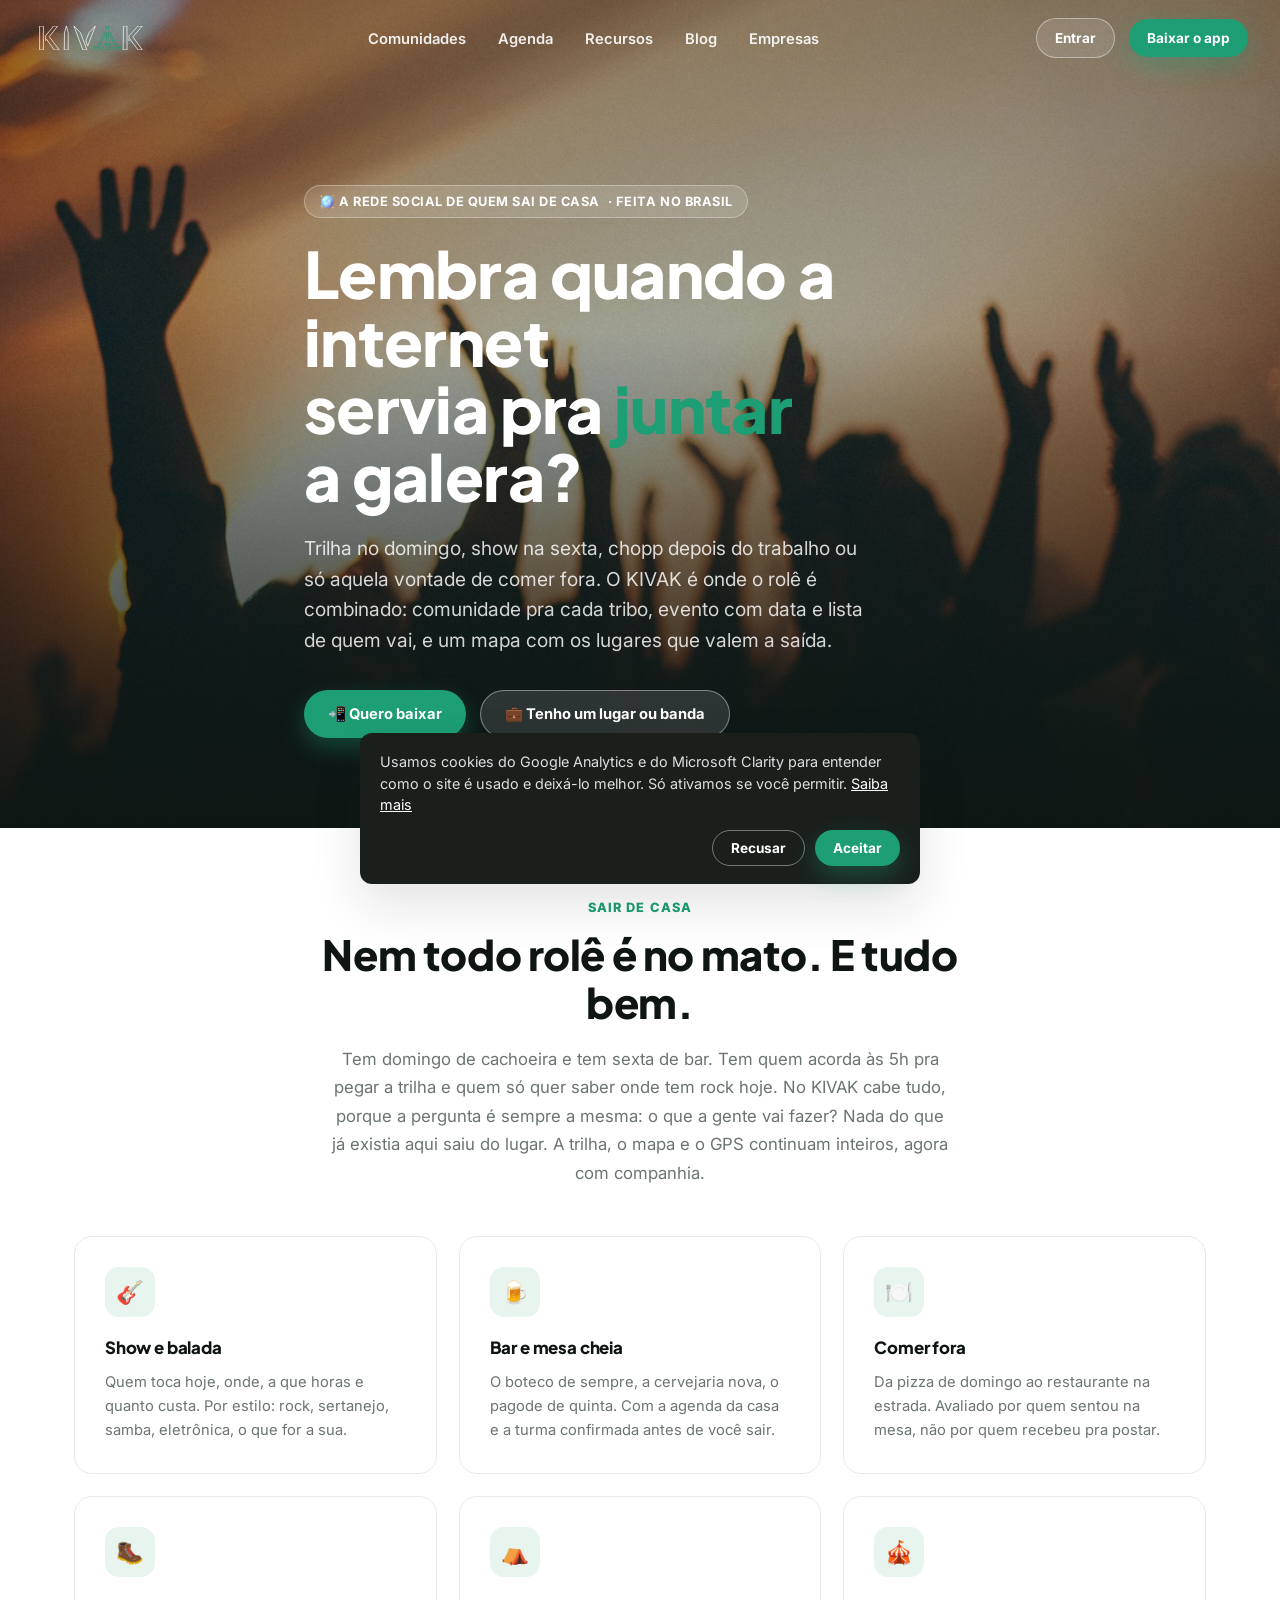
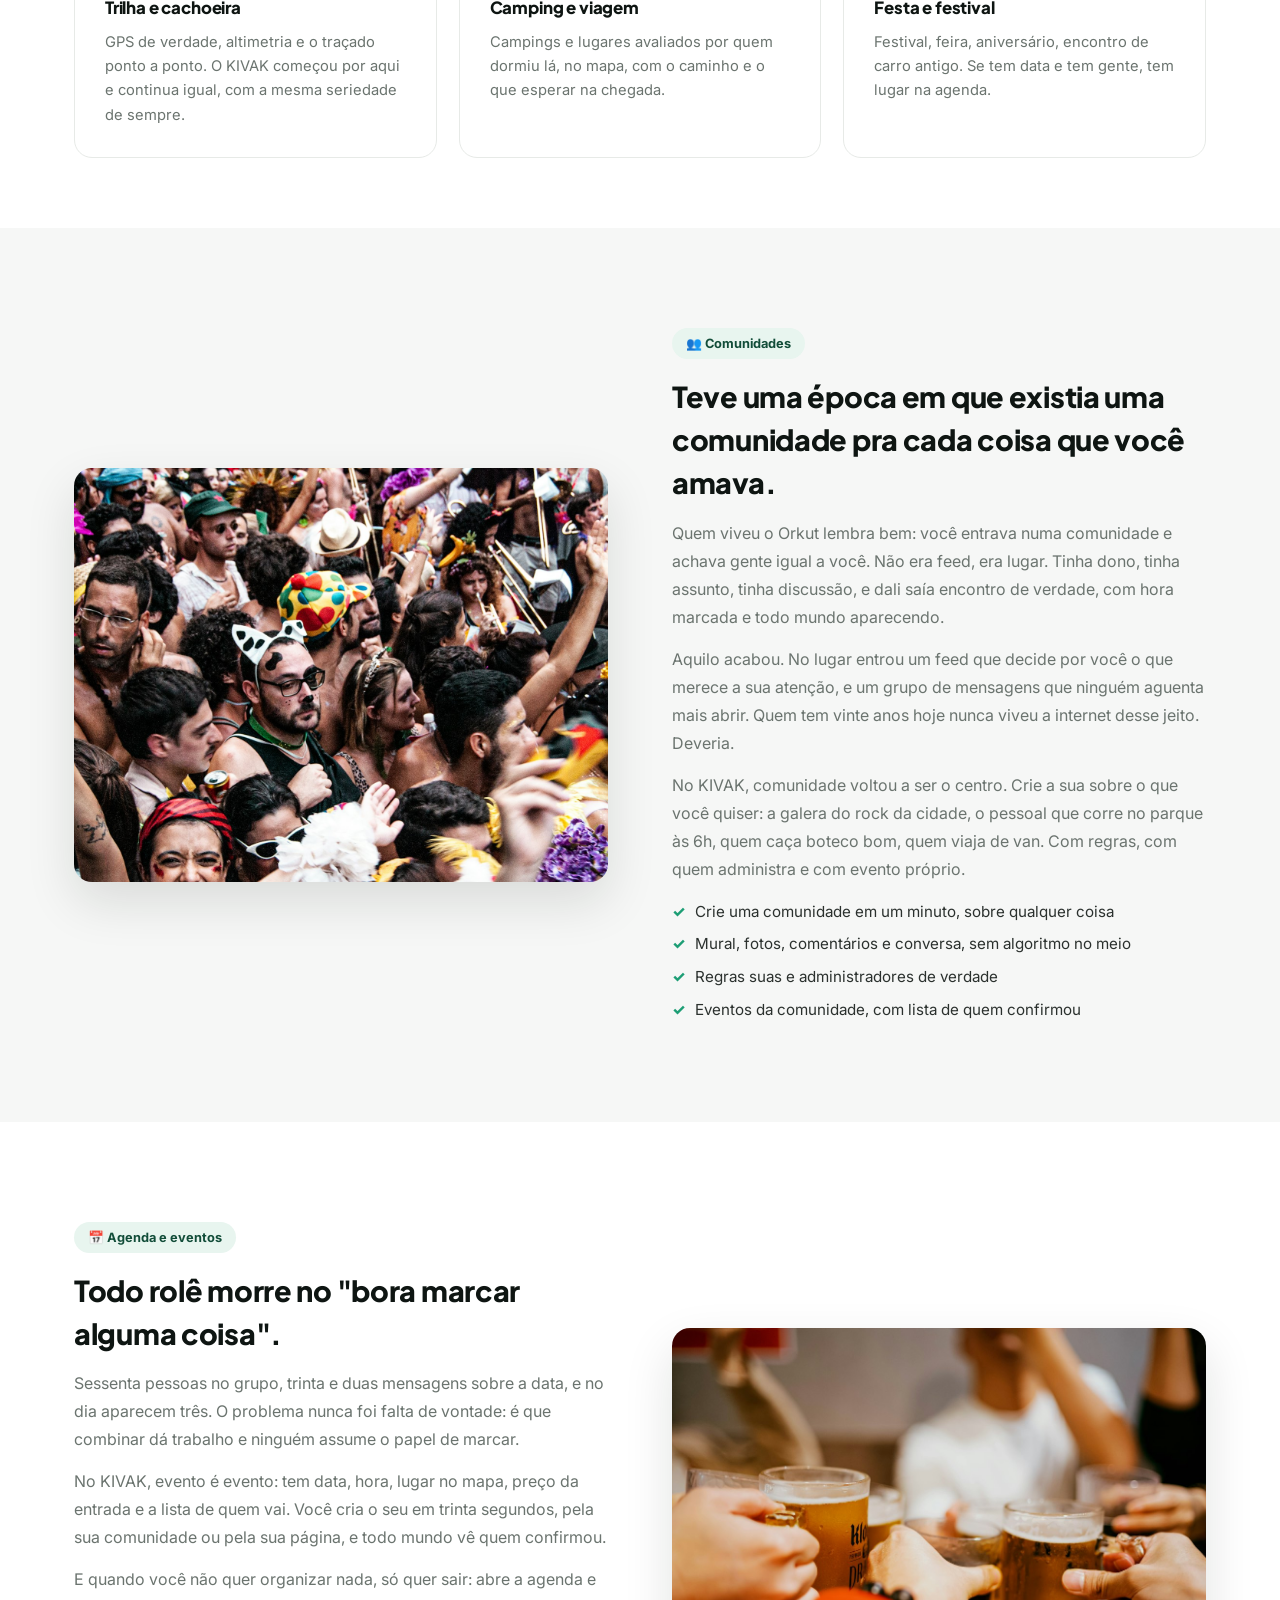
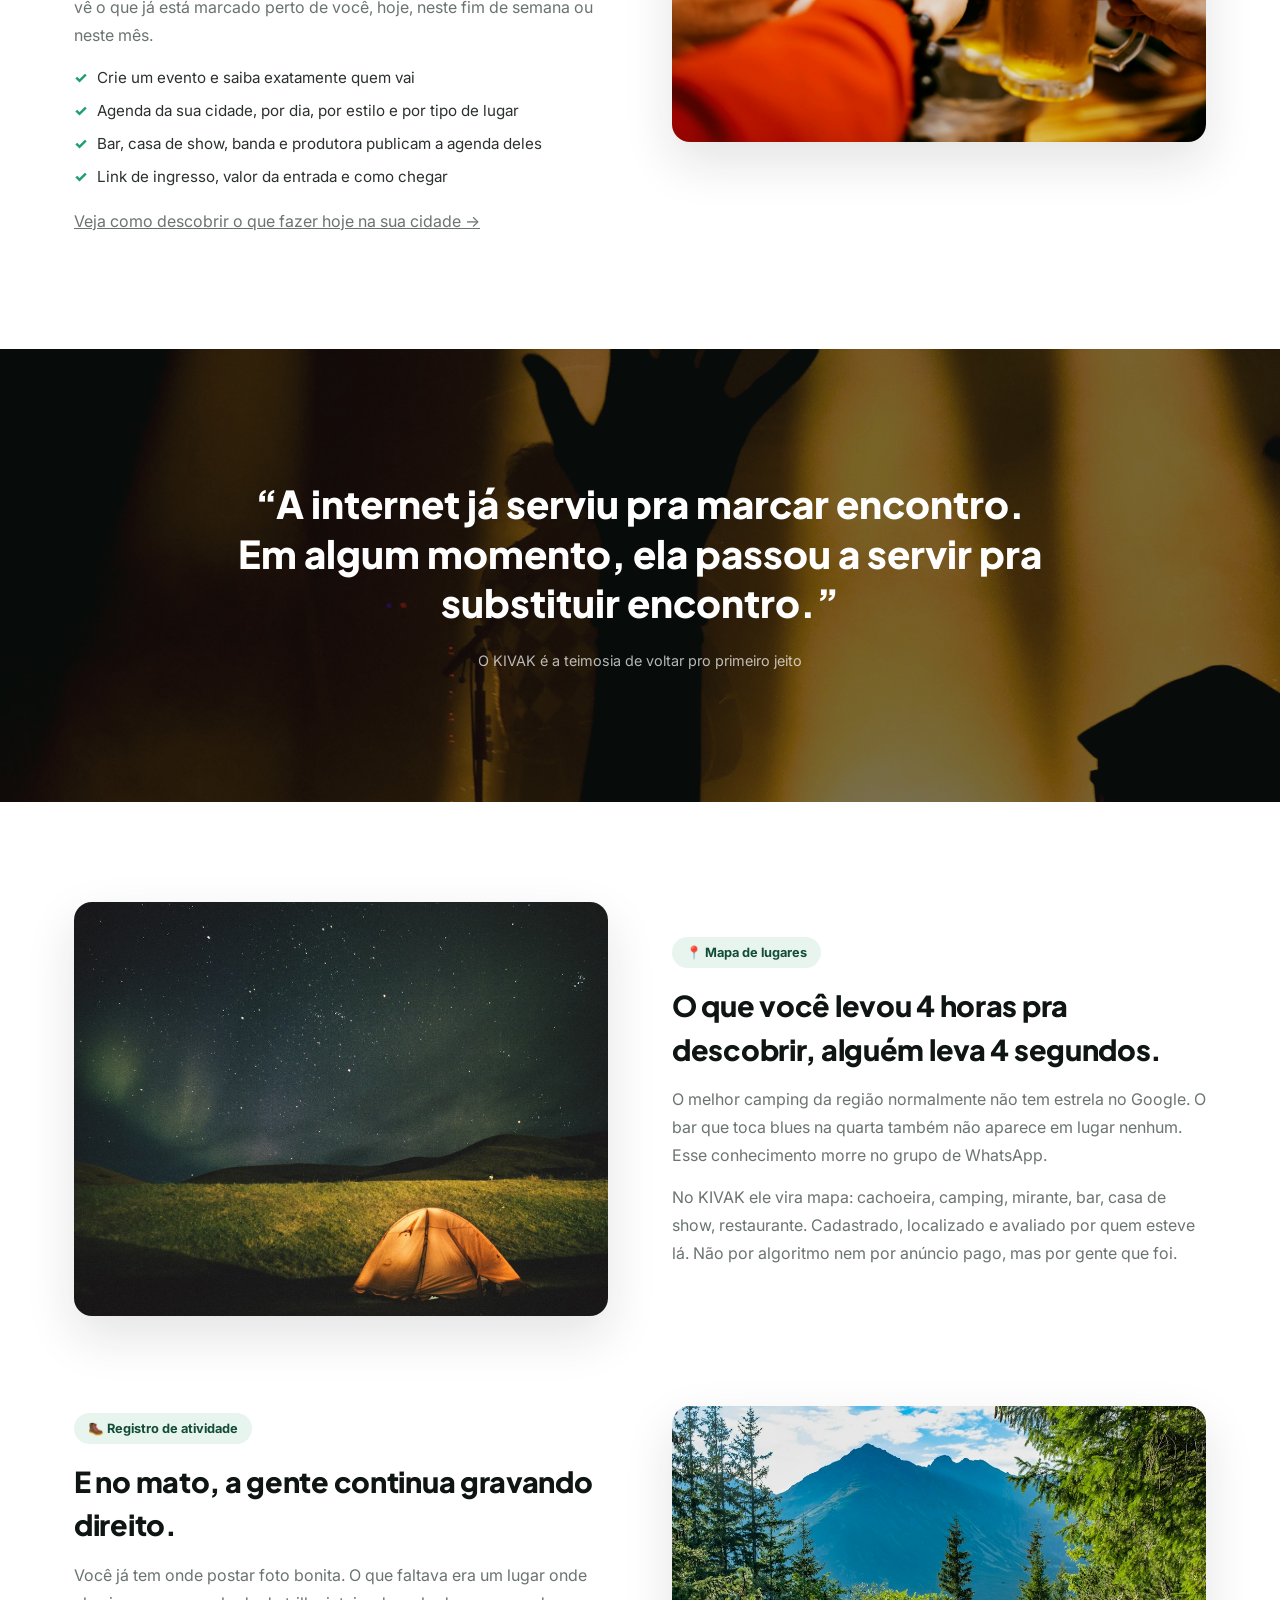
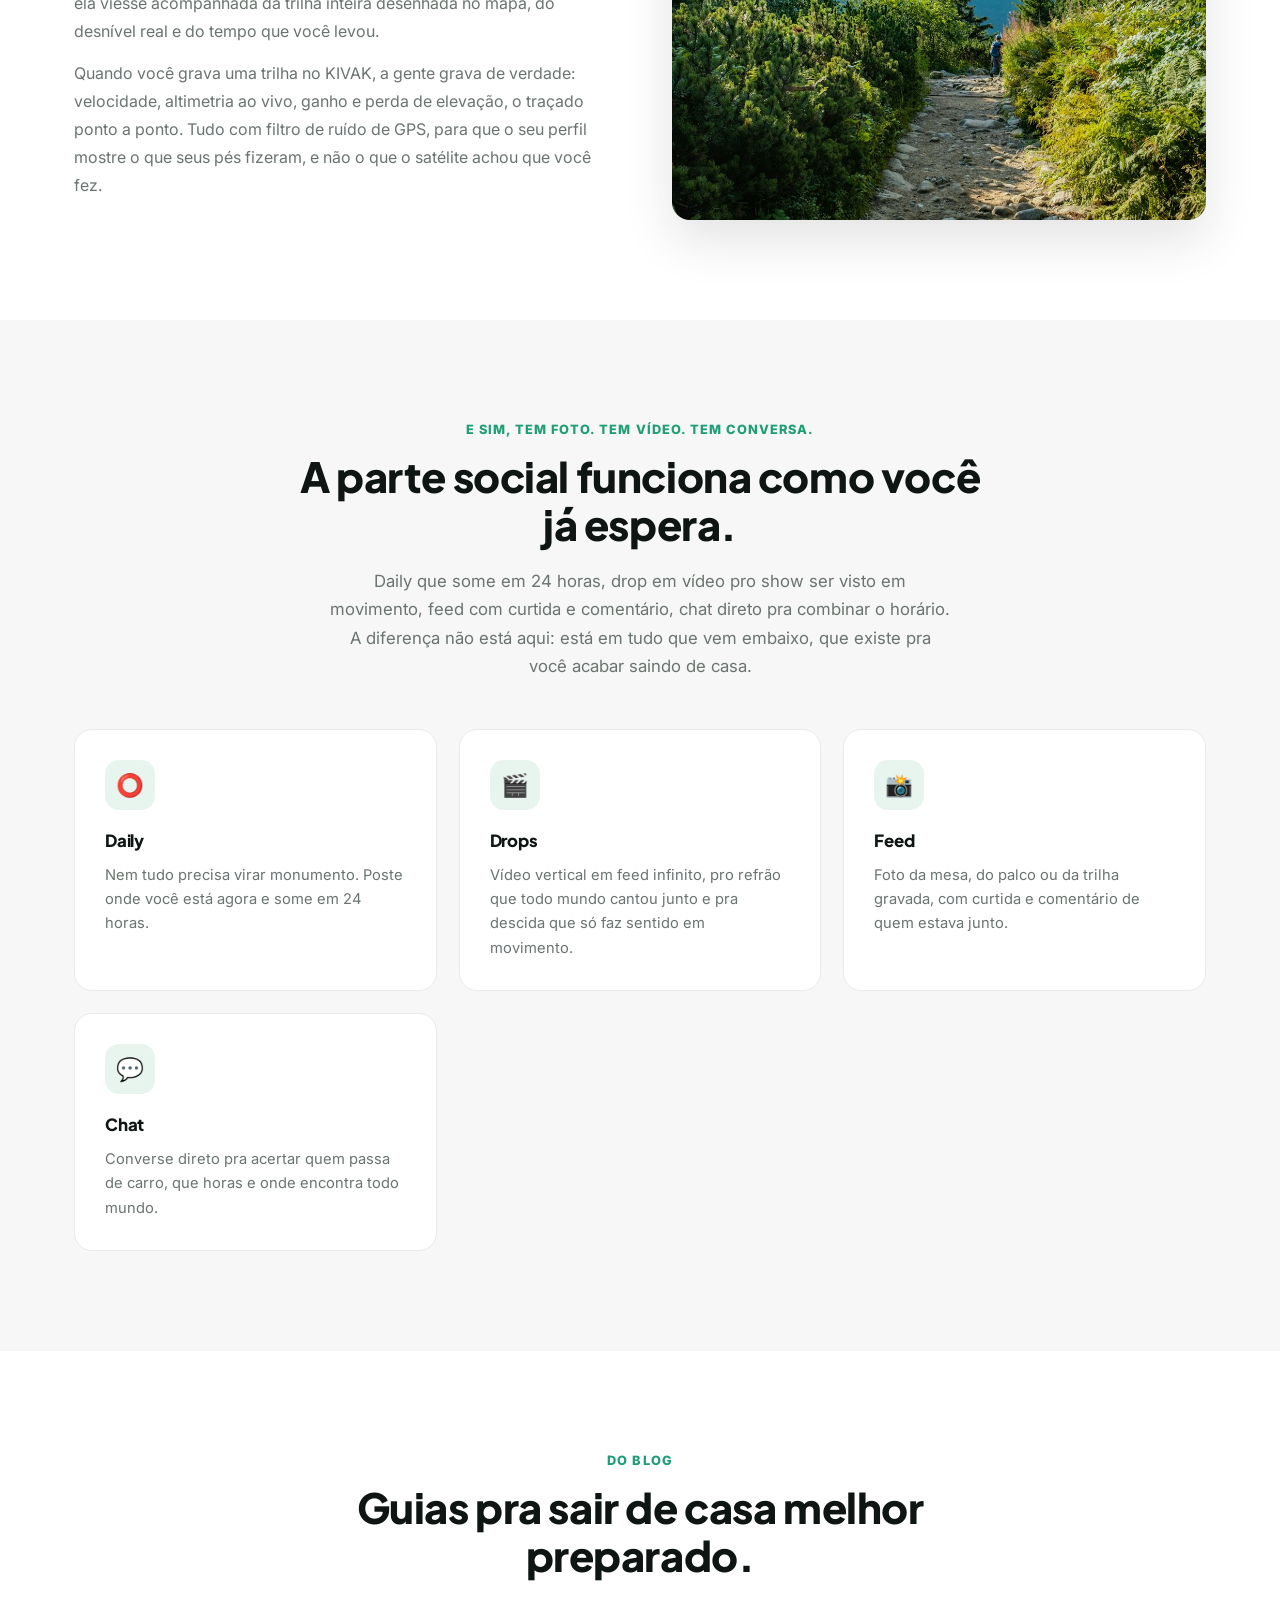
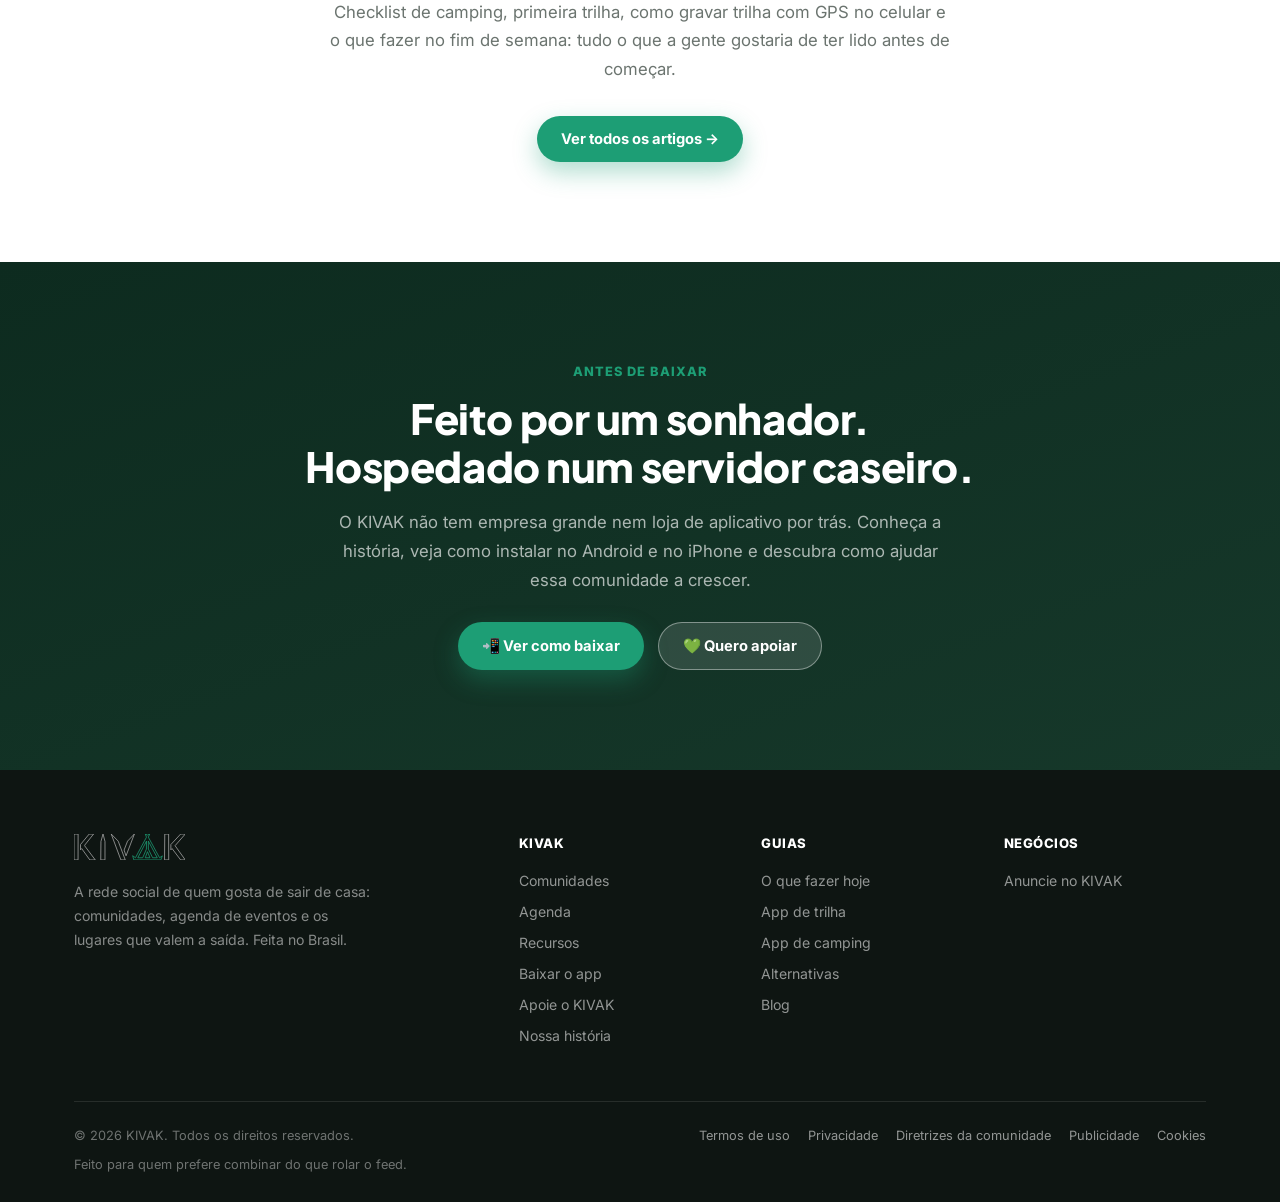
<file: index.html>
<!DOCTYPE html>
<html lang="pt-BR">
<head>
  <meta charset="UTF-8" />
  <meta name="viewport" content="width=device-width, initial-scale=1.0" />
  <title>KIVAK | A rede social de quem gosta de sair de casa</title>
  <meta name="description" content="KIVAK é a rede social de quem gosta de sair de casa: trilha, cachoeira, show, balada, bar e mesa de restaurante. Com comunidades e eventos de verdade, do jeito que a internet fazia quando servia pra juntar gente." />
  <link rel="canonical" href="https://kivak.app/" />
  <meta property="og:type" content="website" />
  <meta property="og:site_name" content="KIVAK" />
  <meta property="og:locale" content="pt_BR" />
  <meta property="og:url" content="https://kivak.app/" />
  <meta property="og:title" content="KIVAK | A rede social de quem gosta de sair de casa" />
  <meta property="og:description" content="KIVAK é a rede social de quem gosta de sair de casa: trilha, cachoeira, show, balada, bar e mesa de restaurante. Com comunidades e eventos de verdade, do jeito que a internet fazia quando servia pra juntar gente." />
  <meta property="og:image" content="https://kivak.app/assets/images/hero-noite.jpg" />
  <meta name="twitter:card" content="summary_large_image" />
  <link rel="alternate" type="application/rss+xml" title="Blog KIVAK" href="https://kivak.app/blog/feed.xml" />
  <link rel="icon" href="assets/images/favicon.png" />
  <script type="application/ld+json">{"@context": "https://schema.org", "@type": "Organization", "@id": "https://kivak.app/#org", "name": "KIVAK", "url": "https://kivak.app/", "logo": "https://kivak.app/assets/images/favicon.png", "email": "kivak.app@gmail.com"}</script>
  <script type="application/ld+json">{"@context": "https://schema.org", "@type": "WebSite", "@id": "https://kivak.app/#site", "name": "KIVAK", "url": "https://kivak.app/", "inLanguage": "pt-BR", "publisher": {"@id": "https://kivak.app/#org"}}</script>
  <script type="application/ld+json">{"@context": "https://schema.org", "@type": "MobileApplication", "name": "KIVAK", "operatingSystem": "Android", "applicationCategory": "SocialNetworkingApplication", "url": "https://kivak.app/", "inLanguage": "pt-BR", "description": "Rede social de quem sai de casa: comunidades por afinidade, agenda de eventos (shows, festas, encontros), mapa de lugares e gravação de trilhas com GPS.", "offers": {"@type": "Offer", "price": "0", "priceCurrency": "BRL"}, "publisher": {"@id": "https://kivak.app/#org"}}</script>
  <link rel="preconnect" href="https://fonts.googleapis.com">
  <link rel="preconnect" href="https://fonts.gstatic.com" crossorigin>
  <link href="https://fonts.googleapis.com/css2?family=Inter:wght@400;500;600;700&family=Plus+Jakarta+Sans:wght@700;800&display=swap" rel="stylesheet">
  <link rel="stylesheet" href="assets/css/site.css?v=__CSSVER__" />
</head>
<body>

<nav class="site-nav">
  <a class="nav-logo" href="#hero">
    <svg viewBox="0 0 728 170" width="118" height="24" xmlns="http://www.w3.org/2000/svg" style="fill-rule:evenodd;clip-rule:evenodd">
      <path d="M480.421,7.007l-14.233,-6.898l7.764,20.427l-52.531,97.971l-19.548,36.813l-18.372,-13.313l7.737,27.585l176.472,0l9.892,-26.585l-17.959,12.313l-22.721,-40.813l-50.788,-93.933l9.286,-20.465l-14.998,6.898Zm0,108.5l16.26,39.813l-30.76,0.187l14.5,-40Zm-6.429,-68.903l-0.48,52.143l-24.435,56.573l-32.144,0.388l57.059,-109.104Zm12.116,0l58.437,108.716l-30.571,0l-27.431,-56.813l-0.434,-51.903Z" style="fill:none;stroke:#1D9E75;stroke-width:5px;"/>
      <path d="M189.69,0.059l-13.519,48.897l-1.259,120.637l27.755,0l0.031,-120.972l-13.008,-48.562Z" style="fill:none;stroke:currentColor;stroke-width:5px;"/>
      <path d="M697.456,0.109l-64.035,68.898l0,34.5l8,-8l55.965,74.085l30.5,0l-66.965,-93.085l66.965,-76.398l-30.43,0Zm-103.946,0l-1.592,169.484l27.411,0l-0.586,-169.484l-25.233,0Zm-198.589,-0.102l-44.695,46.597l-22.805,58.403l13,37.5l54.5,-142.5Zm-151.5,0.102l63.24,169.484l28.518,-0l-46.147,-122.988l-45.611,-46.495Zm-143.955,0l-57.045,68.898l0,34.5l8,-8l53.072,74.085l35.572,0l-69.145,-92.085l0,-4.5l58.217,-72.898l-28.672,0Zm-99.453,-0l-0,169.484l26.5,0l0.407,-169.484l-26.907,-0Z" style="fill:none;stroke:currentColor;stroke-width:5px;"/>
    </svg>
  </a>
  <div class="nav-menu" id="menu-principal">
    <ul class="nav-links">
      <li><a href="#comunidades">Comunidades</a></li>
      <li><a href="#agenda">Agenda</a></li>
      <li><a href="#recursos">Recursos</a></li>
      <li><a href="/blog/">Blog</a></li>
      <li><a href="/empresas">Empresas</a></li>
    </ul>
    <div class="nav-right">
      <a class="btn btn-ghost-light btn-sm" href="https://platform.kivak.app/entrar">Entrar</a>
      <a class="btn btn-primary btn-sm" href="/baixar">Baixar o app</a>
    </div>
  </div>
  <a class="nav-entrar" href="https://platform.kivak.app/entrar">Entrar</a>
  <button class="nav-burger" type="button" aria-label="Abrir menu" aria-expanded="false" aria-controls="menu-principal">
    <span></span><span></span><span></span>
  </button>
</nav>

<!-- ─── HERO ────────────────────────────────────────────────────── -->
<header class="hero" id="hero" style="background-image:url('assets/images/hero-noite.jpg')">
  <div class="container hero-content fade-in visible">
    <span class="hero-eyebrow">🪩 A rede social de quem sai de casa<span class="so-desktop"> · Feita no Brasil</span></span>
    <h1>Lembra quando a internet<br/>servia pra <em>juntar</em><br/>a galera?</h1>
    <p class="lede">Trilha no domingo, show na sexta, chopp depois do trabalho ou só aquela vontade de comer fora. O KIVAK é onde o rolê é combinado: comunidade pra cada tribo, evento com data e lista de quem vai, e um mapa com os lugares que valem a saída.</p>
    <div class="hero-actions">
      <a class="btn btn-primary" href="/baixar">📲 Quero baixar</a>
      <a class="btn btn-ghost-light" href="/empresas">💼 Tenho um lugar ou banda</a>
    </div>
  </div>
</header>

<!-- ─── PRA QUE SERVE ──────────────────────────────────────────── -->
<section class="section-tight">
  <div class="container">
    <div class="center wrap-narrow fade-in">
      <span class="eyebrow" style="display:block;text-align:center">Sair de casa</span>
      <h2 class="title">Nem todo rolê é no mato. E tudo bem.</h2>
      <p class="sub center">Tem domingo de cachoeira e tem sexta de bar. Tem quem acorda às 5h pra pegar a trilha e quem só quer saber onde tem rock hoje. No KIVAK cabe tudo, porque a pergunta é sempre a mesma: o que a gente vai fazer? Nada do que já existia aqui saiu do lugar. A trilha, o mapa e o GPS continuam inteiros, agora com companhia.</p>
    </div>
    <div class="card-grid">
      <div class="card fade-in">
        <div class="card-icon">🎸</div>
        <h4>Show e balada</h4>
        <p>Quem toca hoje, onde, a que horas e quanto custa. Por estilo: rock, sertanejo, samba, eletrônica, o que for a sua.</p>
      </div>
      <div class="card fade-in">
        <div class="card-icon">🍺</div>
        <h4>Bar e mesa cheia</h4>
        <p>O boteco de sempre, a cervejaria nova, o pagode de quinta. Com a agenda da casa e a turma confirmada antes de você sair.</p>
      </div>
      <div class="card fade-in">
        <div class="card-icon">🍽️</div>
        <h4>Comer fora</h4>
        <p>Da pizza de domingo ao restaurante na estrada. Avaliado por quem sentou na mesa, não por quem recebeu pra postar.</p>
      </div>
      <div class="card fade-in">
        <div class="card-icon">🥾</div>
        <h4>Trilha e cachoeira</h4>
        <p>GPS de verdade, altimetria e o traçado ponto a ponto. O KIVAK começou por aqui e continua igual, com a mesma seriedade de sempre.</p>
      </div>
      <div class="card fade-in">
        <div class="card-icon">⛺</div>
        <h4>Camping e viagem</h4>
        <p>Campings e lugares avaliados por quem dormiu lá, no mapa, com o caminho e o que esperar na chegada.</p>
      </div>
      <div class="card fade-in">
        <div class="card-icon">🎪</div>
        <h4>Festa e festival</h4>
        <p>Festival, feira, aniversário, encontro de carro antigo. Se tem data e tem gente, tem lugar na agenda.</p>
      </div>
    </div>
  </div>
</section>

<!-- ─── COMUNIDADES (o coração) ─────────────────────────────────── -->
<section class="bg-gray" id="comunidades">
  <div class="container">

    <div class="feature-row fade-in">
      <div class="feature-media"><img src="assets/images/comunidades-bloco.jpg" alt="Multidão fantasiada reunida em um bloco de rua" loading="lazy" /></div>
      <div class="feature-text">
        <span class="feature-tag">👥 Comunidades</span>
        <h3>Teve uma época em que existia uma comunidade pra cada coisa que você amava.</h3>
        <p>Quem viveu o Orkut lembra bem: você entrava numa comunidade e achava gente igual a você. Não era feed, era lugar. Tinha dono, tinha assunto, tinha discussão, e dali saía encontro de verdade, com hora marcada e todo mundo aparecendo.</p>
        <p>Aquilo acabou. No lugar entrou um feed que decide por você o que merece a sua atenção, e um grupo de mensagens que ninguém aguenta mais abrir. Quem tem vinte anos hoje nunca viveu a internet desse jeito. Deveria.</p>
        <p>No KIVAK, comunidade voltou a ser o centro. Crie a sua sobre o que você quiser: a galera do rock da cidade, o pessoal que corre no parque às 6h, quem caça boteco bom, quem viaja de van. Com regras, com quem administra e com evento próprio.</p>
        <ul class="feature-list">
          <li>Crie uma comunidade em um minuto, sobre qualquer coisa</li>
          <li>Mural, fotos, comentários e conversa, sem algoritmo no meio</li>
          <li>Regras suas e administradores de verdade</li>
          <li>Eventos da comunidade, com lista de quem confirmou</li>
        </ul>
      </div>
    </div>

  </div>
</section>

<!-- ─── AGENDA E EVENTOS ────────────────────────────────────────── -->
<section id="agenda">
  <div class="container">

    <div class="feature-row reverse fade-in">
      <div class="feature-media"><img src="assets/images/brinde-bar.jpg" alt="Amigos brindando com canecas de chope na mesa do bar" loading="lazy" /></div>
      <div class="feature-text">
        <span class="feature-tag">📅 Agenda e eventos</span>
        <h3>Todo rolê morre no "bora marcar alguma coisa".</h3>
        <p>Sessenta pessoas no grupo, trinta e duas mensagens sobre a data, e no dia aparecem três. O problema nunca foi falta de vontade: é que combinar dá trabalho e ninguém assume o papel de marcar.</p>
        <p>No KIVAK, evento é evento: tem data, hora, lugar no mapa, preço da entrada e a lista de quem vai. Você cria o seu em trinta segundos, pela sua comunidade ou pela sua página, e todo mundo vê quem confirmou.</p>
        <p>E quando você não quer organizar nada, só quer sair: abre a agenda e vê o que já está marcado perto de você, hoje, neste fim de semana ou neste mês.</p>
        <ul class="feature-list">
          <li>Crie um evento e saiba exatamente quem vai</li>
          <li>Agenda da sua cidade, por dia, por estilo e por tipo de lugar</li>
          <li>Bar, casa de show, banda e produtora publicam a agenda deles</li>
          <li>Link de ingresso, valor da entrada e como chegar</li>
        </ul>
        <p style="margin-top:18px"><a href="/o-que-fazer-hoje">Veja como descobrir o que fazer hoje na sua cidade →</a></p>
      </div>
    </div>

  </div>
</section>

<!-- ─── QUOTE / A INTERNET QUE JUNTAVA ──────────────────────────── -->
<section class="quote-strip fade-in" style="background-image:url('assets/images/palco-mao.jpg')">
  <div class="container">
    <blockquote>“A internet já serviu pra marcar encontro. Em algum momento, ela passou a servir pra substituir encontro.”</blockquote>
    <cite>O KIVAK é a teimosia de voltar pro primeiro jeito</cite>
  </div>
</section>

<!-- ─── RECURSOS (mapa, GPS, avaliações) ────────────────────────── -->
<section id="recursos">
  <div class="container">

    <div class="feature-row fade-in">
      <div class="feature-media"><img src="assets/images/camping-noite.jpg" alt="Barraca iluminada sob céu estrelado" loading="lazy" /></div>
      <div class="feature-text">
        <span class="feature-tag">📍 Mapa de lugares</span>
        <h3>O que você levou 4 horas pra descobrir, alguém leva 4 segundos.</h3>
        <p>O melhor camping da região normalmente não tem estrela no Google. O bar que toca blues na quarta também não aparece em lugar nenhum. Esse conhecimento morre no grupo de WhatsApp.</p>
        <p>No KIVAK ele vira mapa: cachoeira, camping, mirante, bar, casa de show, restaurante. Cadastrado, localizado e avaliado por quem esteve lá. Não por algoritmo nem por anúncio pago, mas por gente que foi.</p>
      </div>
    </div>

    <div class="feature-row reverse fade-in">
      <div class="feature-media"><img src="assets/images/trilha-montanha.jpg" alt="Trilheiro caminhando em direção às montanhas" loading="lazy" /></div>
      <div class="feature-text">
        <span class="feature-tag">🥾 Registro de atividade</span>
        <h3>E no mato, a gente continua gravando direito.</h3>
        <p>Você já tem onde postar foto bonita. O que faltava era um lugar onde ela viesse acompanhada da trilha inteira desenhada no mapa, do desnível real e do tempo que você levou.</p>
        <p>Quando você grava uma trilha no KIVAK, a gente grava de verdade: velocidade, altimetria ao vivo, ganho e perda de elevação, o traçado ponto a ponto. Tudo com filtro de ruído de GPS, para que o seu perfil mostre o que seus pés fizeram, e não o que o satélite achou que você fez.</p>
      </div>
    </div>

  </div>
</section>

<!-- ─── SOCIAL ──────────────────────────────────────────────────── -->
<section class="bg-gray">
  <div class="container">
    <div class="center wrap-narrow fade-in" style="margin-bottom:8px">
      <span class="eyebrow" style="display:block;text-align:center">E sim, tem foto. Tem vídeo. Tem conversa.</span>
      <h2 class="title">A parte social funciona como você já espera.</h2>
      <p class="sub center">Daily que some em 24 horas, drop em vídeo pro show ser visto em movimento, feed com curtida e comentário, chat direto pra combinar o horário. A diferença não está aqui: está em tudo que vem embaixo, que existe pra você acabar saindo de casa.</p>
    </div>
    <div class="card-grid">
      <div class="card fade-in">
        <div class="card-icon">⭕</div>
        <h4>Daily</h4>
        <p>Nem tudo precisa virar monumento. Poste onde você está agora e some em 24 horas.</p>
      </div>
      <div class="card fade-in">
        <div class="card-icon">🎬</div>
        <h4>Drops</h4>
        <p>Vídeo vertical em feed infinito, pro refrão que todo mundo cantou junto e pra descida que só faz sentido em movimento.</p>
      </div>
      <div class="card fade-in">
        <div class="card-icon">📸</div>
        <h4>Feed</h4>
        <p>Foto da mesa, do palco ou da trilha gravada, com curtida e comentário de quem estava junto.</p>
      </div>
      <div class="card fade-in">
        <div class="card-icon">💬</div>
        <h4>Chat</h4>
        <p>Converse direto pra acertar quem passa de carro, que horas e onde encontra todo mundo.</p>
      </div>
    </div>
  </div>
</section>

<!-- ─── DO BLOG (preenchido pelo build.mjs) ─────────────────────── -->
<section id="blog">
  <div class="container">
    <div class="center wrap-narrow fade-in">
      <span class="eyebrow" style="display:block;text-align:center">Do blog</span>
      <h2 class="title">Guias pra sair de casa melhor preparado.</h2>
      <p class="sub center">Checklist de camping, primeira trilha, como gravar trilha com GPS no celular e o que fazer no fim de semana: tudo o que a gente gostaria de ter lido antes de começar.</p>
    </div>
    <!--BLOG_RECENTES-->
    <p class="center" style="margin-top:32px"><a class="btn btn-primary" href="/blog/">Ver todos os artigos →</a></p>
  </div>
</section>

<!-- ─── BAIXAR (o download, a história e o formulário ficam em /baixar) ── -->
<section id="baixar" class="cta-dark">
  <div class="container wrap-narrow baixar-teaser fade-in">
    <span class="eyebrow">Antes de baixar</span>
    <h2 class="title">Feito por um sonhador.<br/>Hospedado num servidor caseiro.</h2>
    <p class="sub center">O KIVAK não tem empresa grande nem loja de aplicativo por trás. Conheça a história, veja como instalar no Android e no iPhone e descubra como ajudar essa comunidade a crescer.</p>
    <div class="hero-actions">
      <a class="btn btn-primary" href="/baixar">📲 Ver como baixar</a>
      <a class="btn btn-ghost-light" href="/baixar#apoie">💚 Quero apoiar</a>
    </div>
  </div>
</section>

<!-- ─── FOOTER ──────────────────────────────────────────────────── -->
<footer>
  <div class="container">
    <div class="footer-grid footer-grid-4">
      <div class="footer-brand">
        <svg viewBox="0 0 728 170" xmlns="http://www.w3.org/2000/svg" style="height:26px;fill-rule:evenodd;clip-rule:evenodd">
          <g>
            <path d="M480.421,7.007l-14.233,-6.898l7.764,20.427l-52.531,97.971l-19.548,36.813l-18.372,-13.313l7.737,27.585l176.472,0l9.892,-26.585l-17.959,12.313l-22.721,-40.813l-50.788,-93.933l9.286,-20.465l-14.998,6.898Zm0,108.5l16.26,39.813l-30.76,0.187l14.5,-40Zm-6.429,-68.903l-0.48,52.143l-24.435,56.573l-32.144,0.388l57.059,-109.104Zm12.116,0l58.437,108.716l-30.571,0l-27.431,-56.813l-0.434,-51.903Z" style="fill:none;stroke:#1D9E75;stroke-width:5px;"/>
            <path d="M189.69,0.059l-13.519,48.897l-1.259,120.637l27.755,0l0.031,-120.972l-13.008,-48.562Z" style="fill:none;stroke:#aaa;stroke-width:5px;"/>
            <path d="M697.456,0.109l-64.035,68.898l0,34.5l8,-8l55.965,74.085l30.5,0l-66.965,-93.085l66.965,-76.398l-30.43,0Zm-103.946,0l-1.592,169.484l27.411,0l-0.586,-169.484l-25.233,0Zm-198.589,-0.102l-44.695,46.597l-22.805,58.403l13,37.5l54.5,-142.5Zm-151.5,0.102l63.24,169.484l28.518,-0l-46.147,-122.988l-45.611,-46.495Zm-143.955,0l-57.045,68.898l0,34.5l8,-8l53.072,74.085l35.572,0l-69.145,-92.085l0,-4.5l58.217,-72.898l-28.672,0Zm-99.453,-0l-0,169.484l26.5,0l0.407,-169.484l-26.907,-0Z" style="fill:none;stroke:#aaa;stroke-width:5px;"/>
          </g>
        </svg>
        <p>A rede social de quem gosta de sair de casa: comunidades, agenda de eventos e os lugares que valem a saída. Feita no Brasil.</p>
      </div>
      <div class="footer-col">
        <h5>KIVAK</h5>
        <a href="#comunidades">Comunidades</a>
        <a href="#agenda">Agenda</a>
        <a href="#recursos">Recursos</a>
        <a href="/baixar">Baixar o app</a>
        <a href="/baixar#apoie">Apoie o KIVAK</a>
        <a href="/historia">Nossa história</a>
      </div>
      <div class="footer-col">
        <h5>Guias</h5>
        <a href="/o-que-fazer-hoje">O que fazer hoje</a>
        <a href="/app-de-trilha">App de trilha</a>
        <a href="/app-de-camping">App de camping</a>
        <a href="/alternativas">Alternativas</a>
        <a href="/blog/">Blog</a>
      </div>
      <div class="footer-col">
        <h5>Negócios</h5>
        <a href="/empresas">Anuncie no KIVAK</a>
      </div>
    </div>
    <div class="footer-bottom">
      <span>© 2026 KIVAK. Todos os direitos reservados.</span>
      <nav class="footer-legal" aria-label="Documentos legais"><a href="/termos">Termos de uso</a><a href="/privacidade">Privacidade</a><a href="/diretrizes">Diretrizes da comunidade</a><a href="/publicidade">Publicidade</a></nav>
      <span>Feito para quem prefere combinar do que rolar o feed.</span>
    </div>
  </div>
</footer>

<script src="assets/js/medicao.js?v=__MEDVER__"></script>
<script src="assets/js/site.js?v=__JSVER__"></script>
</body>
</html>
</file>
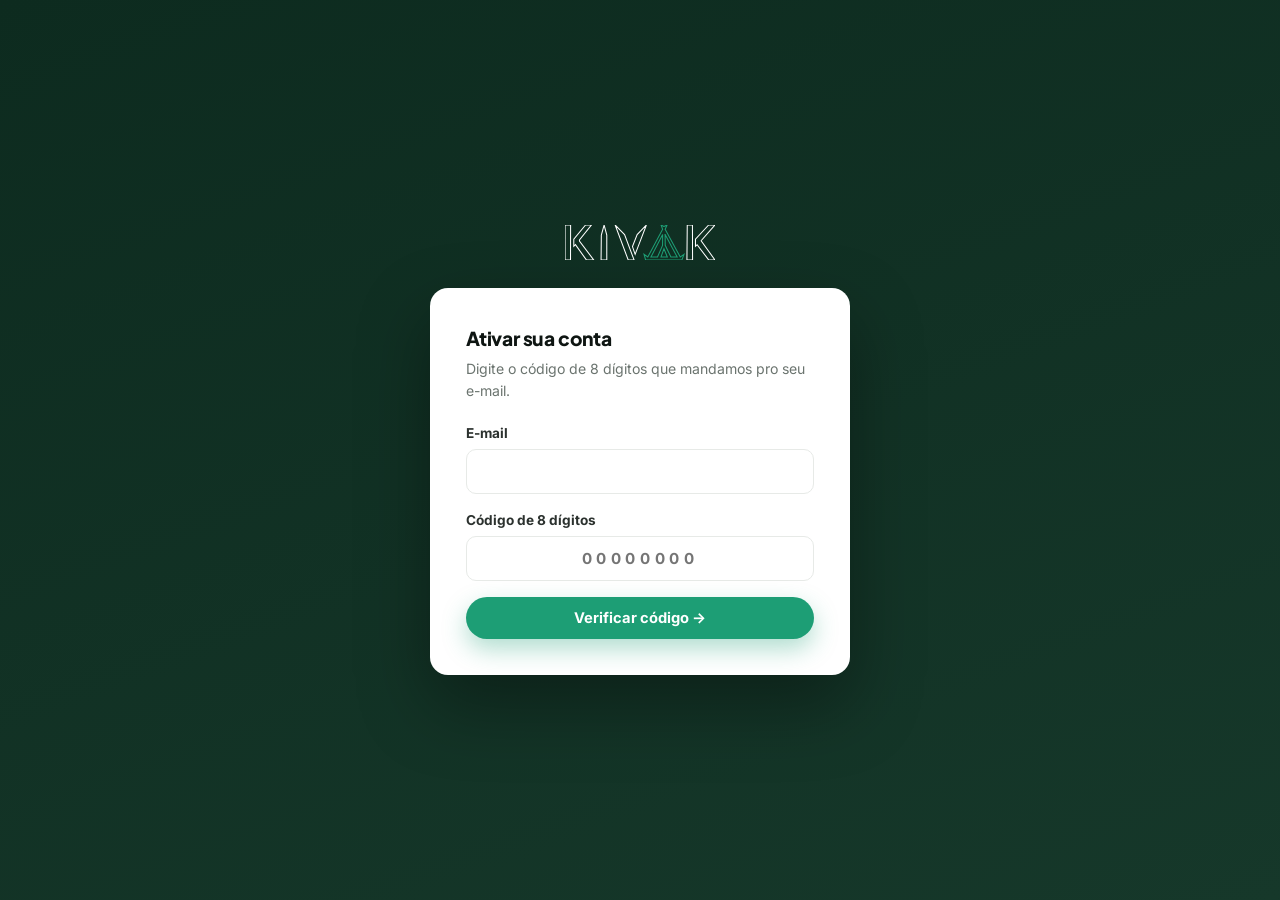
<file: ativar.html>
<!DOCTYPE html>
<html lang="pt-BR">
<head>
  <meta charset="UTF-8" />
  <meta name="viewport" content="width=device-width, initial-scale=1.0" />
  <title>Ativar sua conta | KIVAK</title>
  <meta name="robots" content="noindex" />
  <link rel="icon" href="assets/images/favicon.png" />
  <link rel="preconnect" href="https://fonts.googleapis.com">
  <link rel="preconnect" href="https://fonts.gstatic.com" crossorigin>
  <link href="https://fonts.googleapis.com/css2?family=Inter:wght@400;500;600;700&family=Plus+Jakarta+Sans:wght@700;800&display=swap" rel="stylesheet">
  <link rel="stylesheet" href="assets/css/site.css?v=__CSSVER__" />
  <style>
    body { background: linear-gradient(160deg, #0d2b1f 0%, #16382a 100%); min-height: 100vh; display: flex; align-items: center; justify-content: center; padding: 24px; }
    .ativar-card { max-width: 420px; width: 100%; }
    .ativar-logo { display: flex; align-items: center; gap: 10px; justify-content: center; margin-bottom: 28px; }
    .step { display: none; }
    .step.active { display: block; }
    .success-icon { font-size: 2.6rem; text-align: center; margin-bottom: 12px; }
  </style>
</head>
<body>

<div class="ativar-card">
  <div class="ativar-logo">
    <svg viewBox="0 0 728 170" width="150" height="35" xmlns="http://www.w3.org/2000/svg" style="fill-rule:evenodd;clip-rule:evenodd">
      <path d="M480.421,7.007l-14.233,-6.898l7.764,20.427l-52.531,97.971l-19.548,36.813l-18.372,-13.313l7.737,27.585l176.472,0l9.892,-26.585l-17.959,12.313l-22.721,-40.813l-50.788,-93.933l9.286,-20.465l-14.998,6.898Zm0,108.5l16.26,39.813l-30.76,0.187l14.5,-40Zm-6.429,-68.903l-0.48,52.143l-24.435,56.573l-32.144,0.388l57.059,-109.104Zm12.116,0l58.437,108.716l-30.571,0l-27.431,-56.813l-0.434,-51.903Z" style="fill:none;stroke:#1D9E75;stroke-width:5px;"/>
      <path d="M189.69,0.059l-13.519,48.897l-1.259,120.637l27.755,0l0.031,-120.972l-13.008,-48.562Z" style="fill:none;stroke:#fff;stroke-width:5px;"/>
      <path d="M697.456,0.109l-64.035,68.898l0,34.5l8,-8l55.965,74.085l30.5,0l-66.965,-93.085l66.965,-76.398l-30.43,0Zm-103.946,0l-1.592,169.484l27.411,0l-0.586,-169.484l-25.233,0Zm-198.589,-0.102l-44.695,46.597l-22.805,58.403l13,37.5l54.5,-142.5Zm-151.5,0.102l63.24,169.484l28.518,-0l-46.147,-122.988l-45.611,-46.495Zm-143.955,0l-57.045,68.898l0,34.5l8,-8l53.072,74.085l35.572,0l-69.145,-92.085l0,-4.5l58.217,-72.898l-28.672,0Zm-99.453,-0l-0,169.484l26.5,0l0.407,-169.484l-26.907,-0Z" style="fill:none;stroke:#fff;stroke-width:5px;"/>
    </svg>
  </div>

  <div class="form-card">
    <!-- Etapa 1: código -->
    <div class="step active" id="step-codigo">
      <h3>Ativar sua conta</h3>
      <p class="form-sub">Digite o código de 8 dígitos que mandamos pro seu e-mail.</p>
      <form id="form-codigo" novalidate>
        <div class="field">
          <label for="email">E-mail</label>
          <input type="email" id="email" name="email" required />
        </div>
        <div class="field">
          <label for="codigo">Código de 8 dígitos</label>
          <input type="text" id="codigo" name="codigo" required maxlength="8" pattern="[0-9]{8}" style="text-align:center;letter-spacing:.3em;font-weight:700" placeholder="00000000" />
        </div>
        <button type="submit" class="btn btn-primary btn-block">Verificar código →</button>
        <div class="form-msg"></div>
      </form>
    </div>

    <!-- Etapa 2: nova senha -->
    <div class="step" id="step-senha">
      <h3>Crie sua senha</h3>
      <p class="form-sub">Mínimo 8 caracteres, com 1 letra maiúscula e 1 número.</p>
      <form id="form-senha" novalidate>
        <div class="field">
          <label for="senha">Nova senha</label>
          <input type="password" id="senha" name="senha" required minlength="8" />
        </div>
        <p style="font-size:13px;line-height:1.5;color:#6b7280;text-align:center;margin:0 0 12px">Ao ativar a conta, você declara ter 18 anos ou mais e concorda com os <a href="/termos">Termos de Uso</a>, a <a href="/privacidade">Política de Privacidade</a> e as <a href="/diretrizes">Diretrizes da Comunidade</a>.</p>
        <button type="submit" class="btn btn-primary btn-block">Criar senha e ativar →</button>
        <div class="form-msg"></div>
      </form>
    </div>

    <!-- Etapa 3: sucesso -->
    <div class="step" id="step-sucesso">
      <div class="success-icon">🎉</div>
      <h3 style="text-align:center">Sua conta está pronta!</h3>
      <p class="form-sub" style="text-align:center">Baixe o app abaixo e faça login com seu e-mail e a senha que você acabou de criar.</p>
      <a class="btn btn-primary btn-block" id="link-download" href="#" download>📲 Baixar o KIVAK (Android)</a>
      <p class="form-sub" style="text-align:center;margin-top:12px">Primeira vez instalando um APK? <a href="/baixar#android">Veja o passo a passo</a>.</p>
      <p class="form-sub" style="text-align:center;margin-top:16px">No iPhone ou no computador? Entre pelo navegador com o mesmo e-mail e senha.</p>
      <a class="btn btn-block" style="border:1.5px solid var(--border);color:var(--ink)" href="https://platform.kivak.app/entrar">🌐 Entrar pelo navegador</a>
    </div>
  </div>
</div>

<script>
  // Servido pelo nginx a partir da pasta apk/ do mini PC (fora do git; ver
  // nginx.conf e docker-compose.prod.yml).
  const APK_DOWNLOAD_URL = '/kivak.apk';

  const API_BASE = 'https://api.kivak.app/api/v2';
  const params = new URLSearchParams(window.location.search);
  const emailParam = params.get('email');
  if (emailParam) document.getElementById('email').value = emailParam;

  let tokenRedefinicao = '';

  function mostrarEtapa(id) {
    document.querySelectorAll('.step').forEach((s) => s.classList.remove('active'));
    document.getElementById(id).classList.add('active');
  }

  function setMsg(form, texto, tipo) {
    const msg = form.querySelector('.form-msg');
    msg.textContent = texto;
    msg.className = `form-msg ${tipo}`;
  }

  // A API pode responder com { erro: "texto" } ou, quando é erro de
  // validação (zod), { erro: { fieldErrors: {...}, formErrors: [...] } }:
  // sem tratar os dois casos, o segundo virava "[object Object]" na tela.
  function mensagemDeErro(data, padrao) {
    if (typeof data?.erro === 'string') return data.erro;
    const doCampo = Object.values(data?.erro?.fieldErrors ?? {}).flat();
    if (doCampo.length > 0) return doCampo[0];
    if (data?.erro?.formErrors?.length > 0) return data.erro.formErrors[0];
    return padrao;
  }

  document.getElementById('form-codigo').addEventListener('submit', async (e) => {
    e.preventDefault();
    const form = e.target;
    const btn = form.querySelector('button');
    btn.disabled = true;
    btn.innerHTML = '<span class="spinner"></span> Verificando...';
    try {
      const res = await fetch(`${API_BASE}/auth/verificar-codigo`, {
        method: 'POST',
        headers: { 'Content-Type': 'application/json' },
        body: JSON.stringify({ email: form.email.value.trim(), codigo: form.codigo.value.trim() }),
      });
      const data = await res.json();
      if (!res.ok) throw new Error(mensagemDeErro(data, 'Código inválido'));
      tokenRedefinicao = data.token;
      mostrarEtapa('step-senha');
    } catch (err) {
      setMsg(form, typeof err.message === 'string' ? err.message : 'Código inválido ou expirado.', 'err');
    } finally {
      btn.disabled = false;
      btn.textContent = 'Verificar código →';
    }
  });

  document.getElementById('form-senha').addEventListener('submit', async (e) => {
    e.preventDefault();
    const form = e.target;
    const btn = form.querySelector('button');
    const senha = form.senha.value;
    if (senha.length < 8 || !/[A-Z]/.test(senha) || !/[0-9]/.test(senha)) {
      setMsg(form, 'A senha precisa de 8+ caracteres, 1 letra maiúscula e 1 número.', 'err');
      return;
    }
    btn.disabled = true;
    btn.innerHTML = '<span class="spinner"></span> Criando...';
    try {
      const res = await fetch(`${API_BASE}/auth/redefinir-senha`, {
        method: 'POST',
        headers: { 'Content-Type': 'application/json' },
        body: JSON.stringify({ token: tokenRedefinicao, novaSenha: senha }),
      });
      const data = await res.json();
      if (!res.ok) throw new Error(mensagemDeErro(data, 'Não foi possível criar a senha'));
      document.getElementById('link-download').href = APK_DOWNLOAD_URL;
      mostrarEtapa('step-sucesso');
    } catch (err) {
      setMsg(form, typeof err.message === 'string' ? err.message : 'Sessão expirada, peça um novo código.', 'err');
    } finally {
      btn.disabled = false;
      btn.textContent = 'Criar senha e ativar →';
    }
  });
</script>
</body>
</html>
</file>
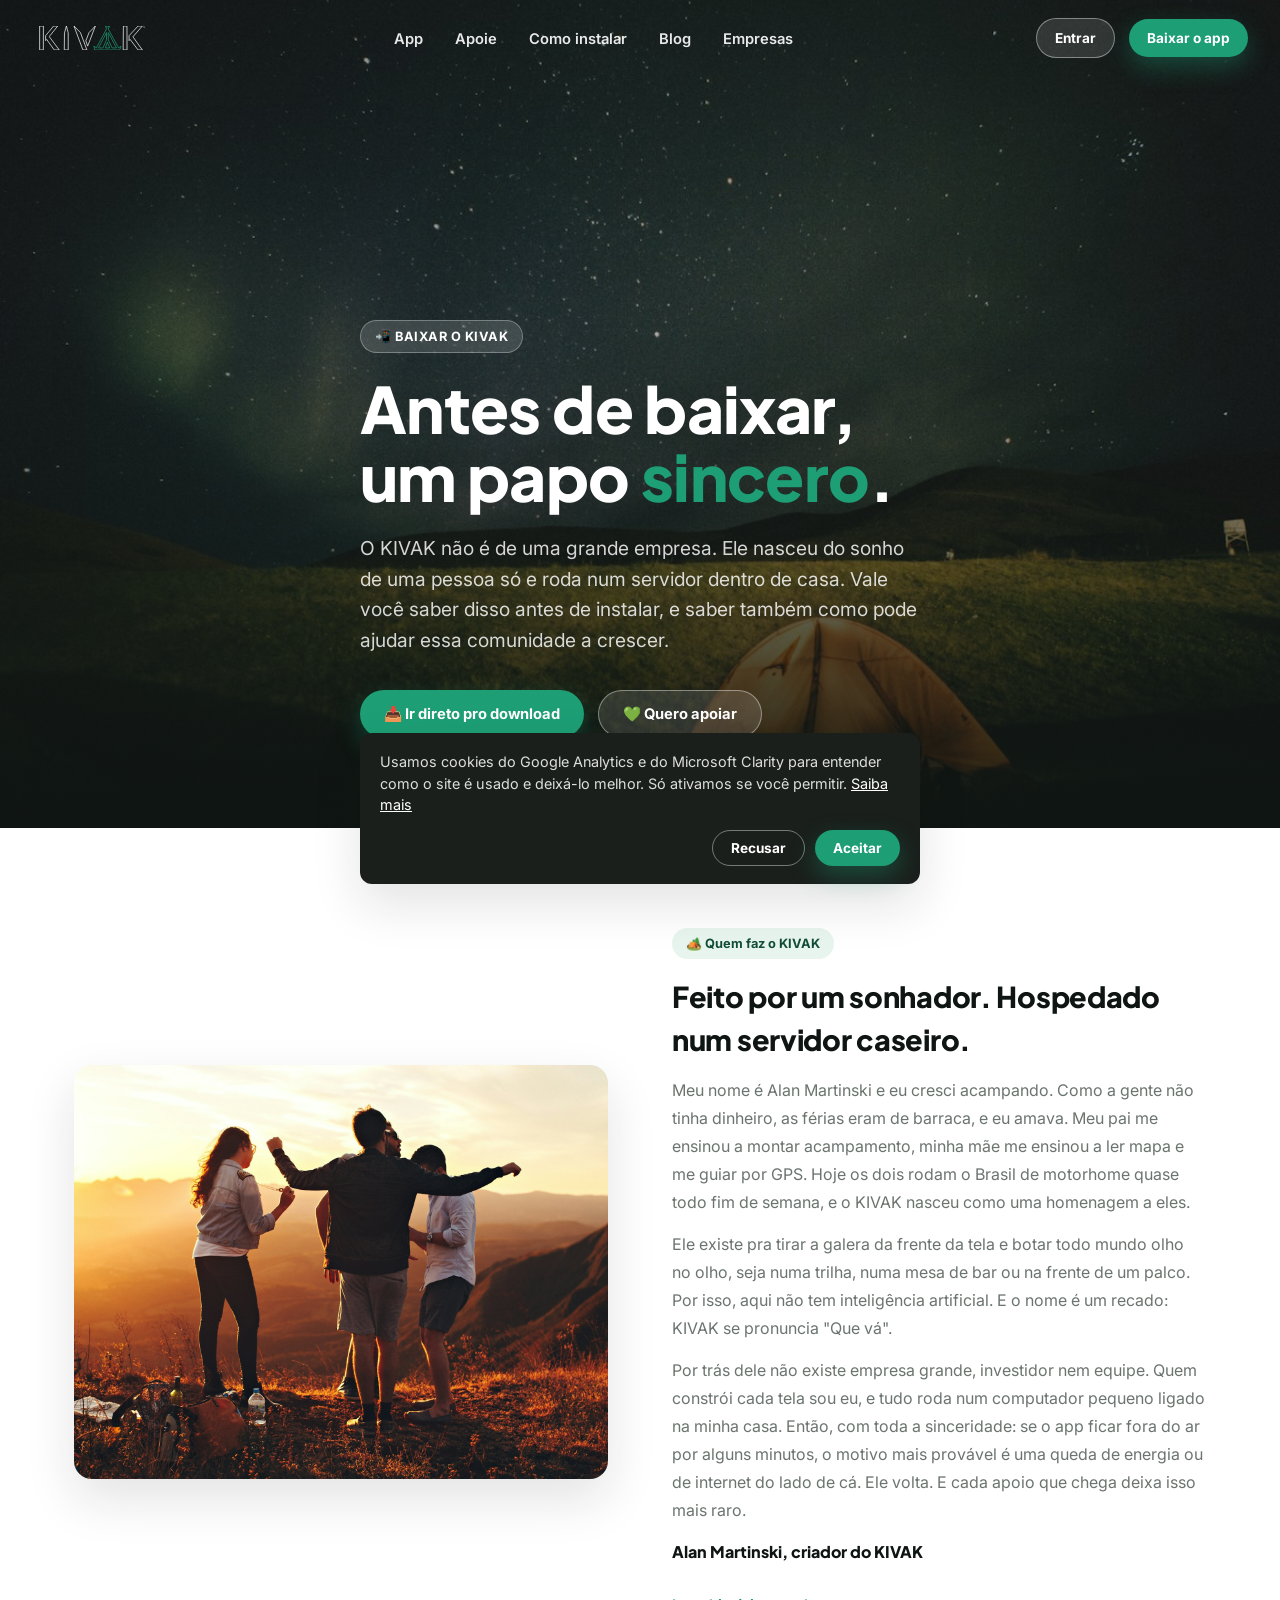
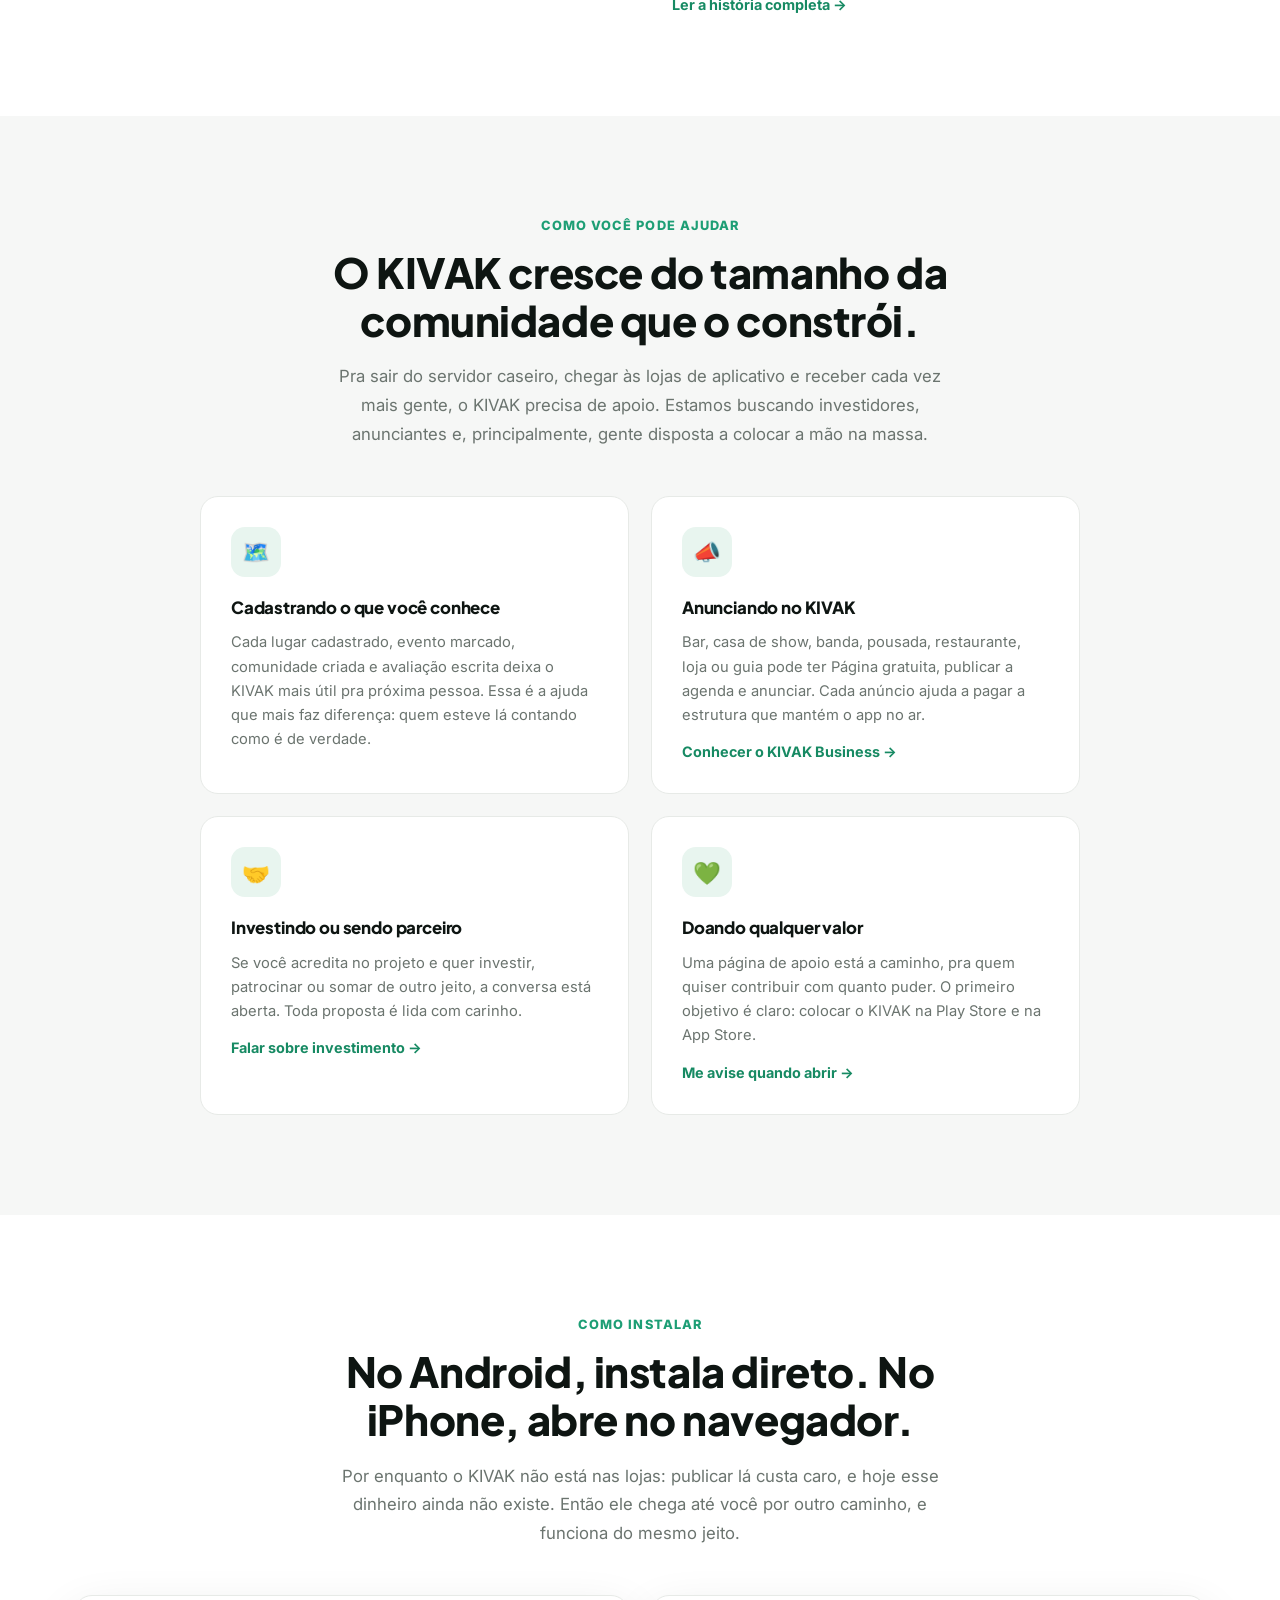
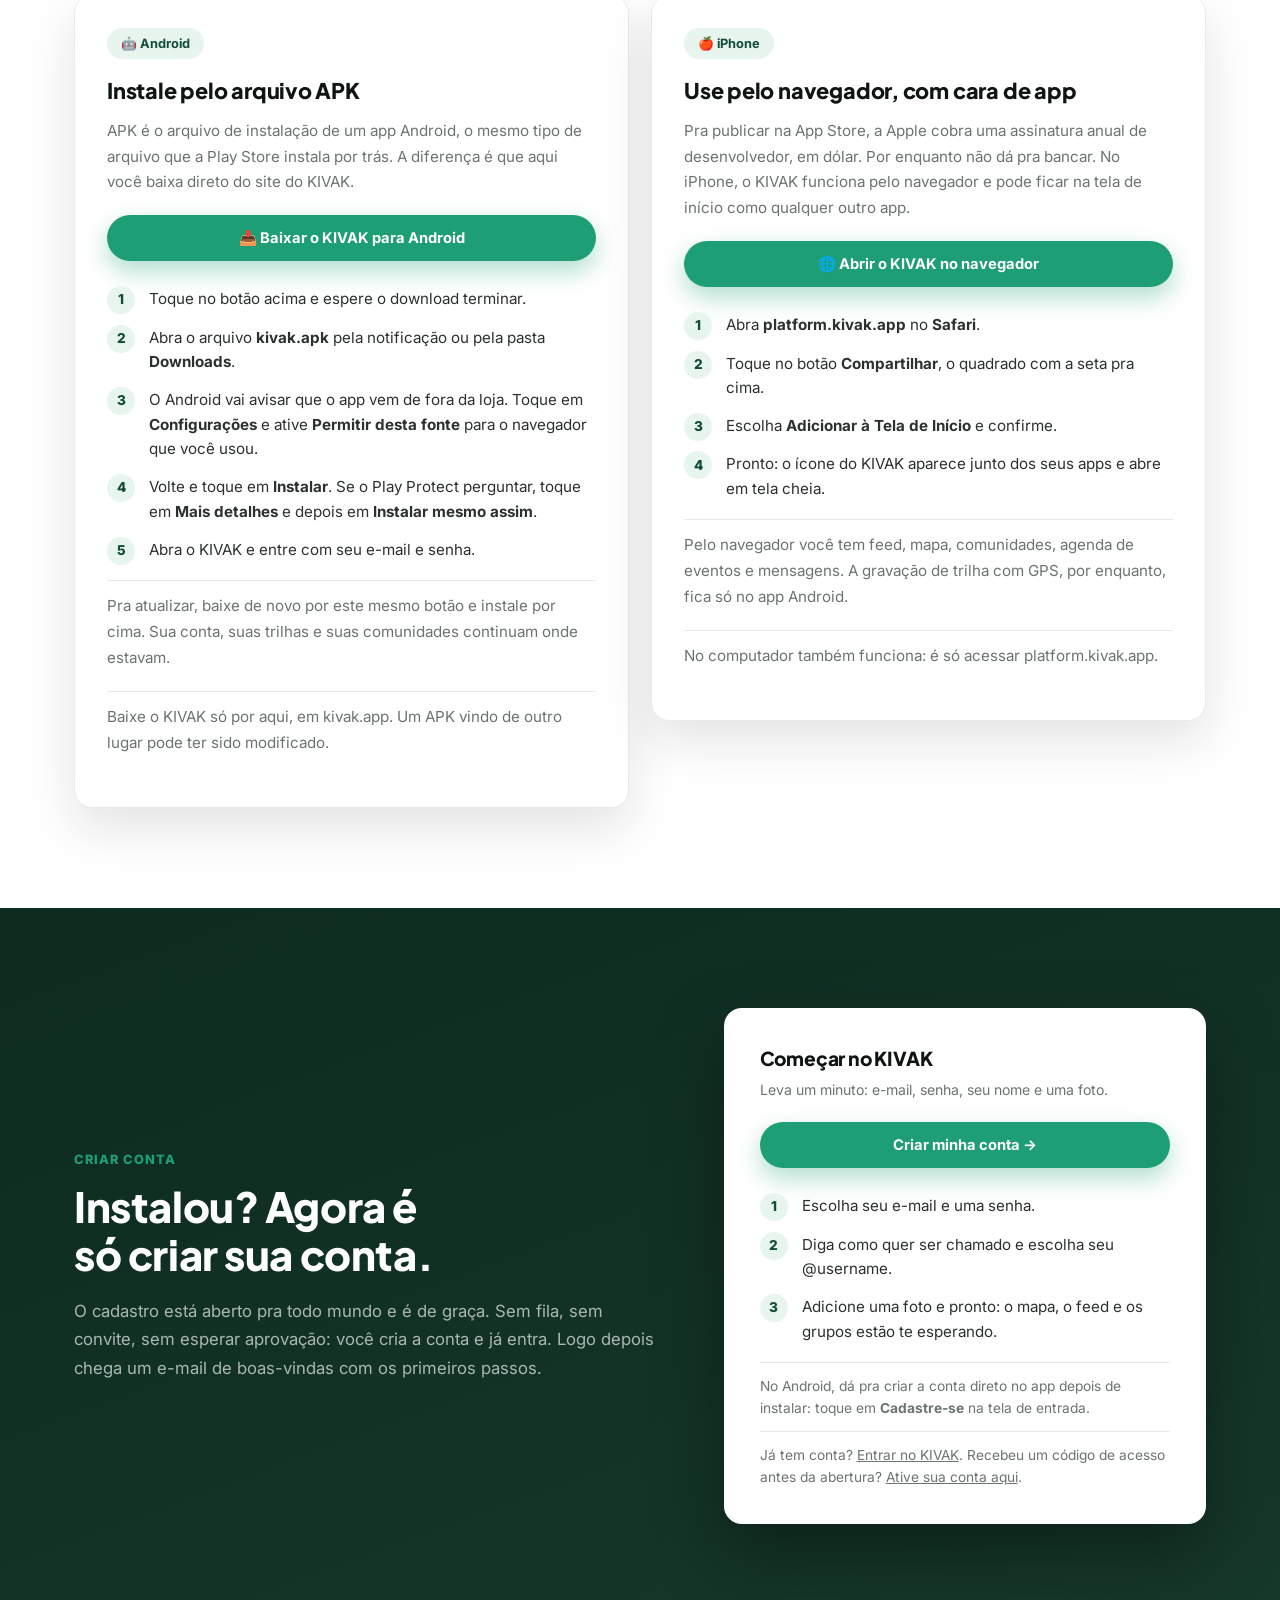
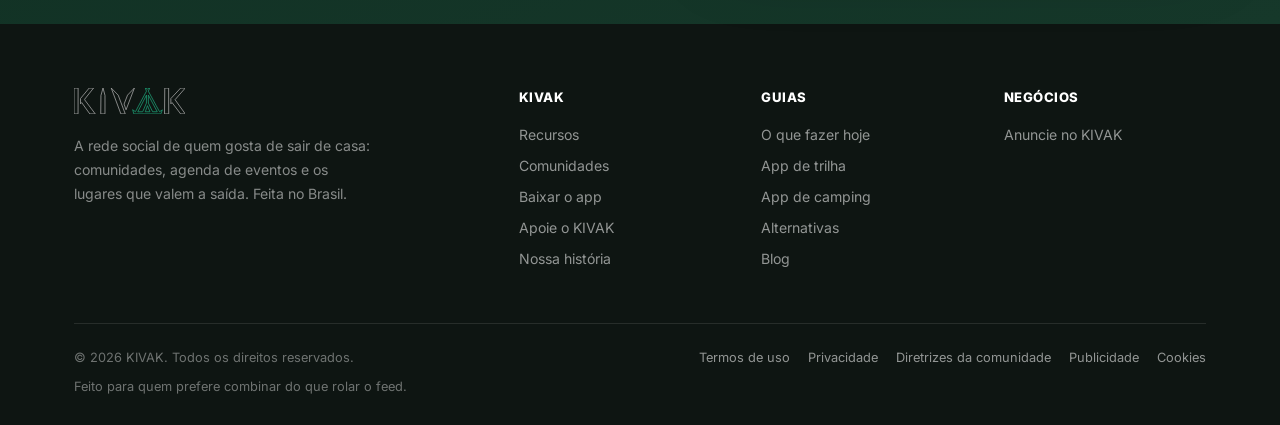
<file: baixar.html>
<!DOCTYPE html>
<html lang="pt-BR">
<head>
  <meta charset="UTF-8" />
  <meta name="viewport" content="width=device-width, initial-scale=1.0" />
  <title>Baixar o KIVAK | Android por APK, iPhone pelo navegador</title>
  <meta name="description" content="Baixe o KIVAK: a rede social de quem gosta de sair de casa. No Android, instale pelo APK; no iPhone, use pelo navegador. Grátis, feito no Brasil." />
  <link rel="canonical" href="https://kivak.app/baixar" />
  <meta property="og:type" content="website" />
  <meta property="og:site_name" content="KIVAK" />
  <meta property="og:locale" content="pt_BR" />
  <meta property="og:url" content="https://kivak.app/baixar" />
  <meta property="og:title" content="Baixar o KIVAK | Android por APK, iPhone pelo navegador" />
  <meta property="og:description" content="O KIVAK é feito por um sonhador e roda num servidor caseiro. Veja como instalar no Android pelo APK, como usar no iPhone pelo navegador e como apoiar o projeto." />
  <meta property="og:image" content="https://kivak.app/assets/images/camping-noite.jpg" />
  <meta name="twitter:card" content="summary_large_image" />
  <link rel="icon" href="assets/images/favicon.png" />
  <script type="application/ld+json">{"@context": "https://schema.org", "@type": "WebPage", "name": "Baixar o KIVAK", "url": "https://kivak.app/baixar", "inLanguage": "pt-BR", "publisher": {"@id": "https://kivak.app/#org"}}</script>
  <script type="application/ld+json">{"@context": "https://schema.org", "@type": "BreadcrumbList", "itemListElement": [{"@type": "ListItem", "position": 1, "name": "Início", "item": "https://kivak.app/"}, {"@type": "ListItem", "position": 2, "name": "Baixar o app", "item": "https://kivak.app/baixar"}]}</script>
  <link rel="preconnect" href="https://fonts.googleapis.com">
  <link rel="preconnect" href="https://fonts.gstatic.com" crossorigin>
  <link href="https://fonts.googleapis.com/css2?family=Inter:wght@400;500;600;700&family=Plus+Jakarta+Sans:wght@700;800&display=swap" rel="stylesheet">
  <link rel="stylesheet" href="assets/css/site.css?v=__CSSVER__" />
</head>
<body>

<nav class="site-nav">
  <a class="nav-logo" href="/" aria-label="KIVAK, página inicial">
    <svg viewBox="0 0 728 170" width="118" height="24" xmlns="http://www.w3.org/2000/svg" style="fill-rule:evenodd;clip-rule:evenodd">
      <path d="M480.421,7.007l-14.233,-6.898l7.764,20.427l-52.531,97.971l-19.548,36.813l-18.372,-13.313l7.737,27.585l176.472,0l9.892,-26.585l-17.959,12.313l-22.721,-40.813l-50.788,-93.933l9.286,-20.465l-14.998,6.898Zm0,108.5l16.26,39.813l-30.76,0.187l14.5,-40Zm-6.429,-68.903l-0.48,52.143l-24.435,56.573l-32.144,0.388l57.059,-109.104Zm12.116,0l58.437,108.716l-30.571,0l-27.431,-56.813l-0.434,-51.903Z" style="fill:none;stroke:#1D9E75;stroke-width:5px;"/>
      <path d="M189.69,0.059l-13.519,48.897l-1.259,120.637l27.755,0l0.031,-120.972l-13.008,-48.562Z" style="fill:none;stroke:currentColor;stroke-width:5px;"/>
      <path d="M697.456,0.109l-64.035,68.898l0,34.5l8,-8l55.965,74.085l30.5,0l-66.965,-93.085l66.965,-76.398l-30.43,0Zm-103.946,0l-1.592,169.484l27.411,0l-0.586,-169.484l-25.233,0Zm-198.589,-0.102l-44.695,46.597l-22.805,58.403l13,37.5l54.5,-142.5Zm-151.5,0.102l63.24,169.484l28.518,-0l-46.147,-122.988l-45.611,-46.495Zm-143.955,0l-57.045,68.898l0,34.5l8,-8l53.072,74.085l35.572,0l-69.145,-92.085l0,-4.5l58.217,-72.898l-28.672,0Zm-99.453,-0l-0,169.484l26.5,0l0.407,-169.484l-26.907,-0Z" style="fill:none;stroke:currentColor;stroke-width:5px;"/>
    </svg>
  </a>
  <div class="nav-menu" id="menu-principal">
    <ul class="nav-links">
      <li><a href="/">App</a></li>
      <li><a href="#apoie">Apoie</a></li>
      <li><a href="#download">Como instalar</a></li>
      <li><a href="/blog/">Blog</a></li>
      <li><a href="/empresas">Empresas</a></li>
    </ul>
    <div class="nav-right">
      <a class="btn btn-ghost-light btn-sm" href="https://platform.kivak.app/entrar">Entrar</a>
      <a class="btn btn-primary btn-sm" href="#download">Baixar o app</a>
    </div>
  </div>
  <a class="nav-entrar" href="https://platform.kivak.app/entrar">Entrar</a>
  <button class="nav-burger" type="button" aria-label="Abrir menu" aria-expanded="false" aria-controls="menu-principal">
    <span></span><span></span><span></span>
  </button>
</nav>

<!-- ─── HERO ────────────────────────────────────────────────────── -->
<header class="hero" id="hero" style="background-image:url('assets/images/camping-noite.jpg')">
  <div class="container hero-content fade-in visible">
    <span class="hero-eyebrow">📲 Baixar o KIVAK</span>
    <h1>Antes de baixar,<br/>um papo <em>sincero</em>.</h1>
    <p class="lede">O KIVAK não é de uma grande empresa. Ele nasceu do sonho de uma pessoa só e roda num servidor dentro de casa. Vale você saber disso antes de instalar, e saber também como pode ajudar essa comunidade a crescer.</p>
    <div class="hero-actions">
      <a class="btn btn-primary" href="#download">📥 Ir direto pro download</a>
      <a class="btn btn-ghost-light" href="#apoie">💚 Quero apoiar</a>
    </div>
  </div>
</header>

<!-- ─── QUEM FAZ ────────────────────────────────────────────────── -->
<section id="historia">
  <div class="container">
    <div class="feature-row fade-in">
      <div class="feature-media"><img src="assets/images/amigos-por-do-sol.jpg" alt="Amigos olhando o pôr do sol do alto de uma montanha" loading="lazy" /></div>
      <div class="feature-text">
        <span class="feature-tag">🏕️ Quem faz o KIVAK</span>
        <h3>Feito por um sonhador. Hospedado num servidor caseiro.</h3>
        <p>Meu nome é Alan Martinski e eu cresci acampando. Como a gente não tinha dinheiro, as férias eram de barraca, e eu amava. Meu pai me ensinou a montar acampamento, minha mãe me ensinou a ler mapa e me guiar por GPS. Hoje os dois rodam o Brasil de motorhome quase todo fim de semana, e o KIVAK nasceu como uma homenagem a eles.</p>
        <p>Ele existe pra tirar a galera da frente da tela e botar todo mundo olho no olho, seja numa trilha, numa mesa de bar ou na frente de um palco. Por isso, aqui não tem inteligência artificial. E o nome é um recado: KIVAK se pronuncia "Que vá".</p>
        <p>Por trás dele não existe empresa grande, investidor nem equipe. Quem constrói cada tela sou eu, e tudo roda num computador pequeno ligado na minha casa. Então, com toda a sinceridade: se o app ficar fora do ar por alguns minutos, o motivo mais provável é uma queda de energia ou de internet do lado de cá. Ele volta. E cada apoio que chega deixa isso mais raro.</p>
        <p class="assinatura-curta">Alan Martinski, criador do KIVAK</p>
        <a class="card-link" href="/historia">Ler a história completa →</a>
      </div>
    </div>
  </div>
</section>

<!-- ─── APOIE ───────────────────────────────────────────────────── -->
<section id="apoie" class="bg-gray">
  <div class="container">
    <div class="center wrap-narrow fade-in">
      <span class="eyebrow" style="display:block;text-align:center">Como você pode ajudar</span>
      <h2 class="title">O KIVAK cresce do tamanho da comunidade que o constrói.</h2>
      <p class="sub center">Pra sair do servidor caseiro, chegar às lojas de aplicativo e receber cada vez mais gente, o KIVAK precisa de apoio. Estamos buscando investidores, anunciantes e, principalmente, gente disposta a colocar a mão na massa.</p>
    </div>
    <div class="card-grid card-grid-2">
      <div class="card fade-in">
        <div class="card-icon">🗺️</div>
        <h4>Cadastrando o que você conhece</h4>
        <p>Cada lugar cadastrado, evento marcado, comunidade criada e avaliação escrita deixa o KIVAK mais útil pra próxima pessoa. Essa é a ajuda que mais faz diferença: quem esteve lá contando como é de verdade.</p>
      </div>
      <div class="card fade-in">
        <div class="card-icon">📣</div>
        <h4>Anunciando no KIVAK</h4>
        <p>Bar, casa de show, banda, pousada, restaurante, loja ou guia pode ter Página gratuita, publicar a agenda e anunciar. Cada anúncio ajuda a pagar a estrutura que mantém o app no ar.</p>
        <a class="card-link" href="/empresas">Conhecer o KIVAK Business →</a>
      </div>
      <div class="card fade-in">
        <div class="card-icon">🤝</div>
        <h4>Investindo ou sendo parceiro</h4>
        <p>Se você acredita no projeto e quer investir, patrocinar ou somar de outro jeito, a conversa está aberta. Toda proposta é lida com carinho.</p>
        <a class="card-link" href="mailto:kivak.app@gmail.com?subject=Quero%20investir%20ou%20ser%20parceiro%20do%20KIVAK">Falar sobre investimento →</a>
      </div>
      <div class="card fade-in">
        <div class="card-icon">💚</div>
        <h4>Doando qualquer valor</h4>
        <p>Uma página de apoio está a caminho, pra quem quiser contribuir com quanto puder. O primeiro objetivo é claro: colocar o KIVAK na Play Store e na App Store.</p>
        <a class="card-link" href="mailto:kivak.app@gmail.com?subject=Quero%20apoiar%20o%20KIVAK">Me avise quando abrir →</a>
      </div>
    </div>
  </div>
</section>

<!-- ─── DOWNLOAD ────────────────────────────────────────────────── -->
<section id="download">
  <div class="container">
    <div class="center wrap-narrow fade-in">
      <span class="eyebrow" style="display:block;text-align:center">Como instalar</span>
      <h2 class="title">No Android, instala direto. No iPhone, abre no navegador.</h2>
      <p class="sub center">Por enquanto o KIVAK não está nas lojas: publicar lá custa caro, e hoje esse dinheiro ainda não existe. Então ele chega até você por outro caminho, e funciona do mesmo jeito.</p>
    </div>

    <div class="dl-grid">
      <article class="dl-card fade-in" id="android">
        <span class="feature-tag">🤖 Android</span>
        <h3>Instale pelo arquivo APK</h3>
        <p>APK é o arquivo de instalação de um app Android, o mesmo tipo de arquivo que a Play Store instala por trás. A diferença é que aqui você baixa direto do site do KIVAK.</p>
        <a class="btn btn-primary btn-block" href="/kivak.apk" download>📥 Baixar o KIVAK para Android</a>
        <ol class="steps">
          <li>Toque no botão acima e espere o download terminar.</li>
          <li>Abra o arquivo <strong>kivak.apk</strong> pela notificação ou pela pasta <strong>Downloads</strong>.</li>
          <li>O Android vai avisar que o app vem de fora da loja. Toque em <strong>Configurações</strong> e ative <strong>Permitir desta fonte</strong> para o navegador que você usou.</li>
          <li>Volte e toque em <strong>Instalar</strong>. Se o Play Protect perguntar, toque em <strong>Mais detalhes</strong> e depois em <strong>Instalar mesmo assim</strong>.</li>
          <li>Abra o KIVAK e entre com seu e-mail e senha.</li>
        </ol>
        <p class="dl-note">Pra atualizar, baixe de novo por este mesmo botão e instale por cima. Sua conta, suas trilhas e suas comunidades continuam onde estavam.</p>
        <p class="dl-note">Baixe o KIVAK só por aqui, em kivak.app. Um APK vindo de outro lugar pode ter sido modificado.</p>
      </article>

      <article class="dl-card fade-in" id="iphone">
        <span class="feature-tag">🍎 iPhone</span>
        <h3>Use pelo navegador, com cara de app</h3>
        <p>Pra publicar na App Store, a Apple cobra uma assinatura anual de desenvolvedor, em dólar. Por enquanto não dá pra bancar. No iPhone, o KIVAK funciona pelo navegador e pode ficar na tela de início como qualquer outro app.</p>
        <a class="btn btn-primary btn-block" href="https://platform.kivak.app">🌐 Abrir o KIVAK no navegador</a>
        <ol class="steps">
          <li>Abra <strong>platform.kivak.app</strong> no <strong>Safari</strong>.</li>
          <li>Toque no botão <strong>Compartilhar</strong>, o quadrado com a seta pra cima.</li>
          <li>Escolha <strong>Adicionar à Tela de Início</strong> e confirme.</li>
          <li>Pronto: o ícone do KIVAK aparece junto dos seus apps e abre em tela cheia.</li>
        </ol>
        <p class="dl-note">Pelo navegador você tem feed, mapa, comunidades, agenda de eventos e mensagens. A gravação de trilha com GPS, por enquanto, fica só no app Android.</p>
        <p class="dl-note">No computador também funciona: é só acessar platform.kivak.app.</p>
      </article>
    </div>
  </div>
</section>

<!-- ─── CRIAR CONTA ───────────────────────────────── -->
<section id="acesso" class="cta-dark">
  <div class="container download-grid">
    <div class="download-copy fade-in">
      <span class="eyebrow">Criar conta</span>
      <h2 class="title">Instalou? Agora é<br/>só criar sua conta.</h2>
      <p class="sub">O cadastro está aberto pra todo mundo e é de graça. Sem fila, sem convite, sem esperar aprovação: você cria a conta e já entra. Logo depois chega um e-mail de boas-vindas com os primeiros passos.</p>
    </div>
    <div class="form-card fade-in">
      <h3>Começar no KIVAK</h3>
      <p class="form-sub">Leva um minuto: e-mail, senha, seu nome e uma foto.</p>
      <a class="btn btn-primary btn-block" href="https://platform.kivak.app/cadastro">Criar minha conta →</a>
      <ol class="steps">
        <li>Escolha seu e-mail e uma senha.</li>
        <li>Diga como quer ser chamado e escolha seu @username.</li>
        <li>Adicione uma foto e pronto: o mapa, o feed e os grupos estão te esperando.</li>
      </ol>
      <p class="dl-note">No Android, dá pra criar a conta direto no app depois de instalar: toque em <strong>Cadastre-se</strong> na tela de entrada.</p>
      <p class="dl-note">Já tem conta? <a href="https://platform.kivak.app/entrar">Entrar no KIVAK</a>. Recebeu um código de acesso antes da abertura? <a href="/ativar.html">Ative sua conta aqui</a>.</p>
    </div>
  </div>
</section>

<!-- ─── FOOTER ──────────────────────────────────────────────────── -->
<footer>
  <div class="container">
    <div class="footer-grid footer-grid-4">
      <div class="footer-brand">
        <svg viewBox="0 0 728 170" xmlns="http://www.w3.org/2000/svg" style="height:26px;fill-rule:evenodd;clip-rule:evenodd">
          <g>
            <path d="M480.421,7.007l-14.233,-6.898l7.764,20.427l-52.531,97.971l-19.548,36.813l-18.372,-13.313l7.737,27.585l176.472,0l9.892,-26.585l-17.959,12.313l-22.721,-40.813l-50.788,-93.933l9.286,-20.465l-14.998,6.898Zm0,108.5l16.26,39.813l-30.76,0.187l14.5,-40Zm-6.429,-68.903l-0.48,52.143l-24.435,56.573l-32.144,0.388l57.059,-109.104Zm12.116,0l58.437,108.716l-30.571,0l-27.431,-56.813l-0.434,-51.903Z" style="fill:none;stroke:#1D9E75;stroke-width:5px;"/>
            <path d="M189.69,0.059l-13.519,48.897l-1.259,120.637l27.755,0l0.031,-120.972l-13.008,-48.562Z" style="fill:none;stroke:#aaa;stroke-width:5px;"/>
            <path d="M697.456,0.109l-64.035,68.898l0,34.5l8,-8l55.965,74.085l30.5,0l-66.965,-93.085l66.965,-76.398l-30.43,0Zm-103.946,0l-1.592,169.484l27.411,0l-0.586,-169.484l-25.233,0Zm-198.589,-0.102l-44.695,46.597l-22.805,58.403l13,37.5l54.5,-142.5Zm-151.5,0.102l63.24,169.484l28.518,-0l-46.147,-122.988l-45.611,-46.495Zm-143.955,0l-57.045,68.898l0,34.5l8,-8l53.072,74.085l35.572,0l-69.145,-92.085l0,-4.5l58.217,-72.898l-28.672,0Zm-99.453,-0l-0,169.484l26.5,0l0.407,-169.484l-26.907,-0Z" style="fill:none;stroke:#aaa;stroke-width:5px;"/>
          </g>
        </svg>
        <p>A rede social de quem gosta de sair de casa: comunidades, agenda de eventos e os lugares que valem a saída. Feita no Brasil.</p>
      </div>
      <div class="footer-col">
        <h5>KIVAK</h5>
        <a href="/#recursos">Recursos</a>
        <a href="/#comunidades">Comunidades</a>
        <a href="/baixar">Baixar o app</a>
        <a href="/baixar#apoie">Apoie o KIVAK</a>
        <a href="/historia">Nossa história</a>
      </div>
      <div class="footer-col">
        <h5>Guias</h5>
        <a href="/o-que-fazer-hoje">O que fazer hoje</a>
        <a href="/app-de-trilha">App de trilha</a>
        <a href="/app-de-camping">App de camping</a>
        <a href="/alternativas">Alternativas</a>
        <a href="/blog/">Blog</a>
      </div>
      <div class="footer-col">
        <h5>Negócios</h5>
        <a href="/empresas">Anuncie no KIVAK</a>
      </div>
    </div>
    <div class="footer-bottom">
      <span>© 2026 KIVAK. Todos os direitos reservados.</span>
      <nav class="footer-legal" aria-label="Documentos legais"><a href="/termos">Termos de uso</a><a href="/privacidade">Privacidade</a><a href="/diretrizes">Diretrizes da comunidade</a><a href="/publicidade">Publicidade</a></nav>
      <span>Feito para quem prefere combinar do que rolar o feed.</span>
    </div>
  </div>
</footer>

<script src="assets/js/medicao.js?v=__MEDVER__"></script>
<script src="assets/js/site.js?v=__JSVER__"></script>
</body>
</html>
</file>
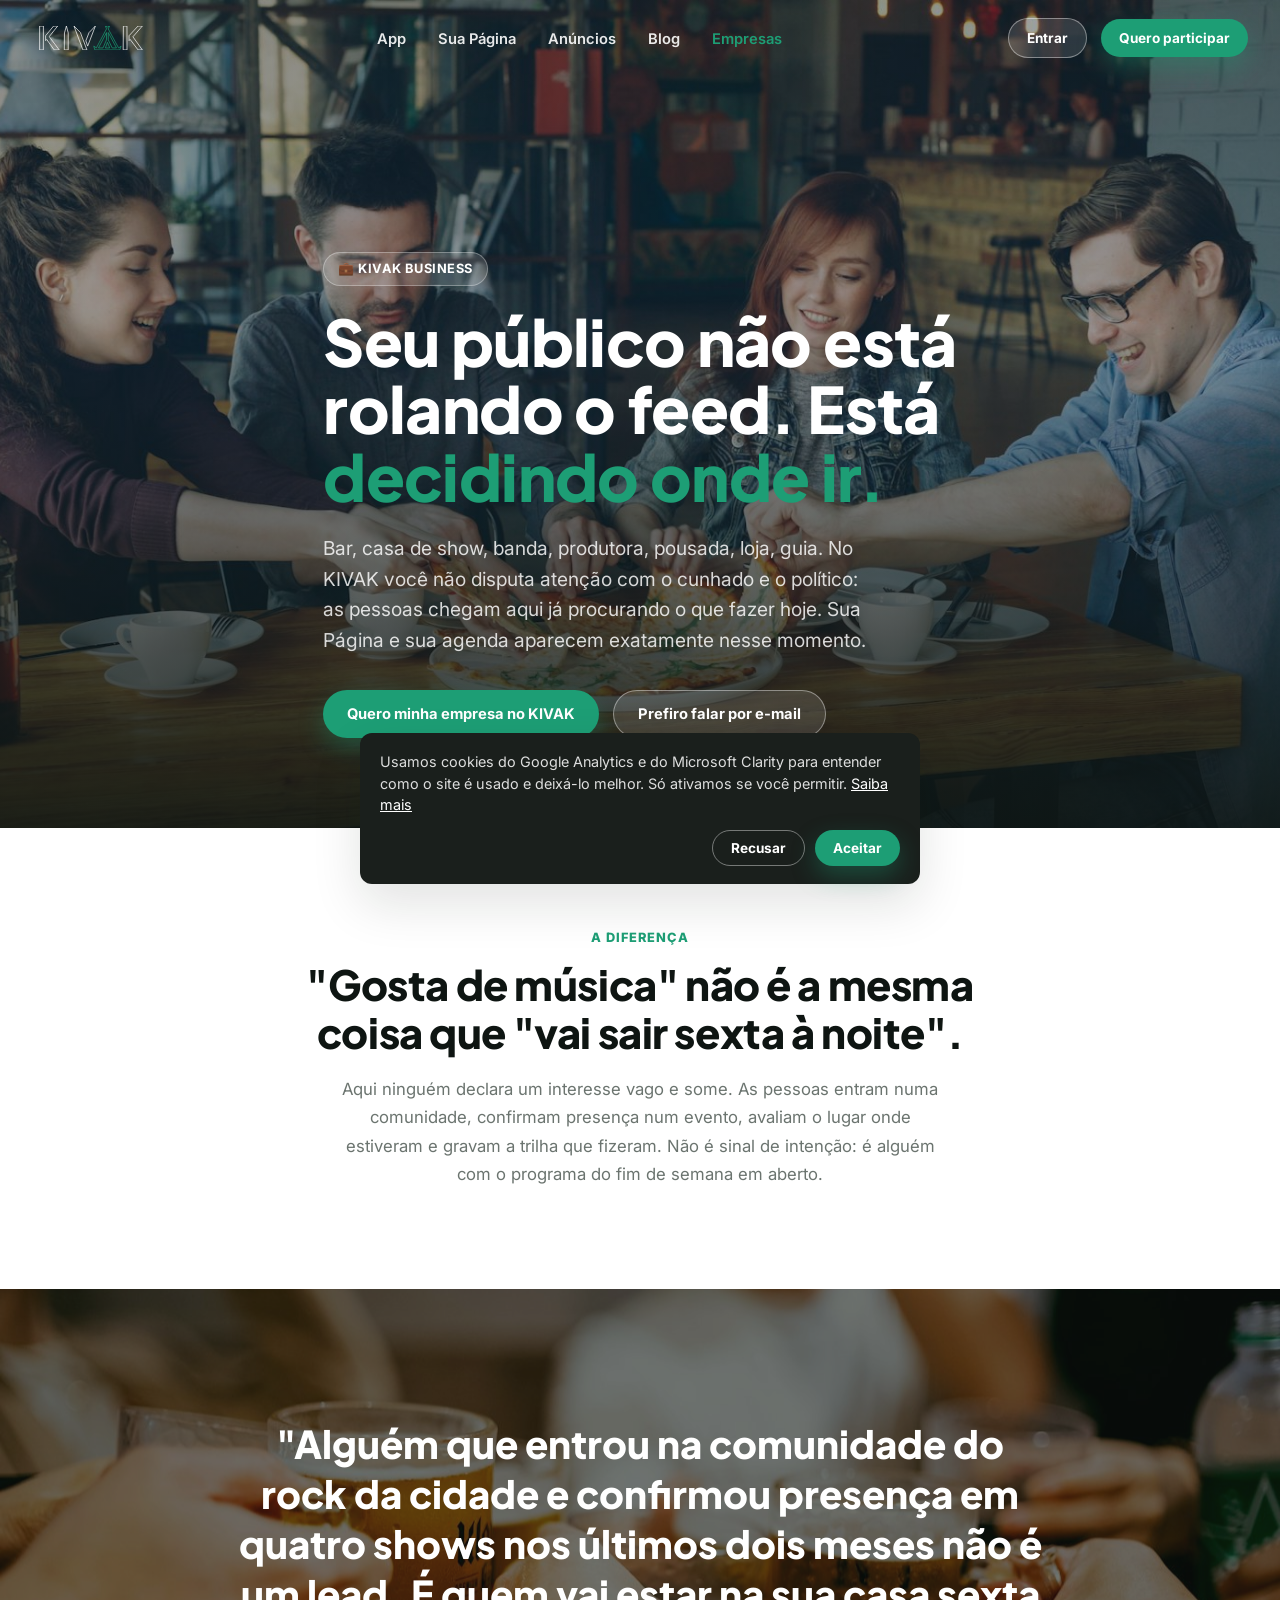
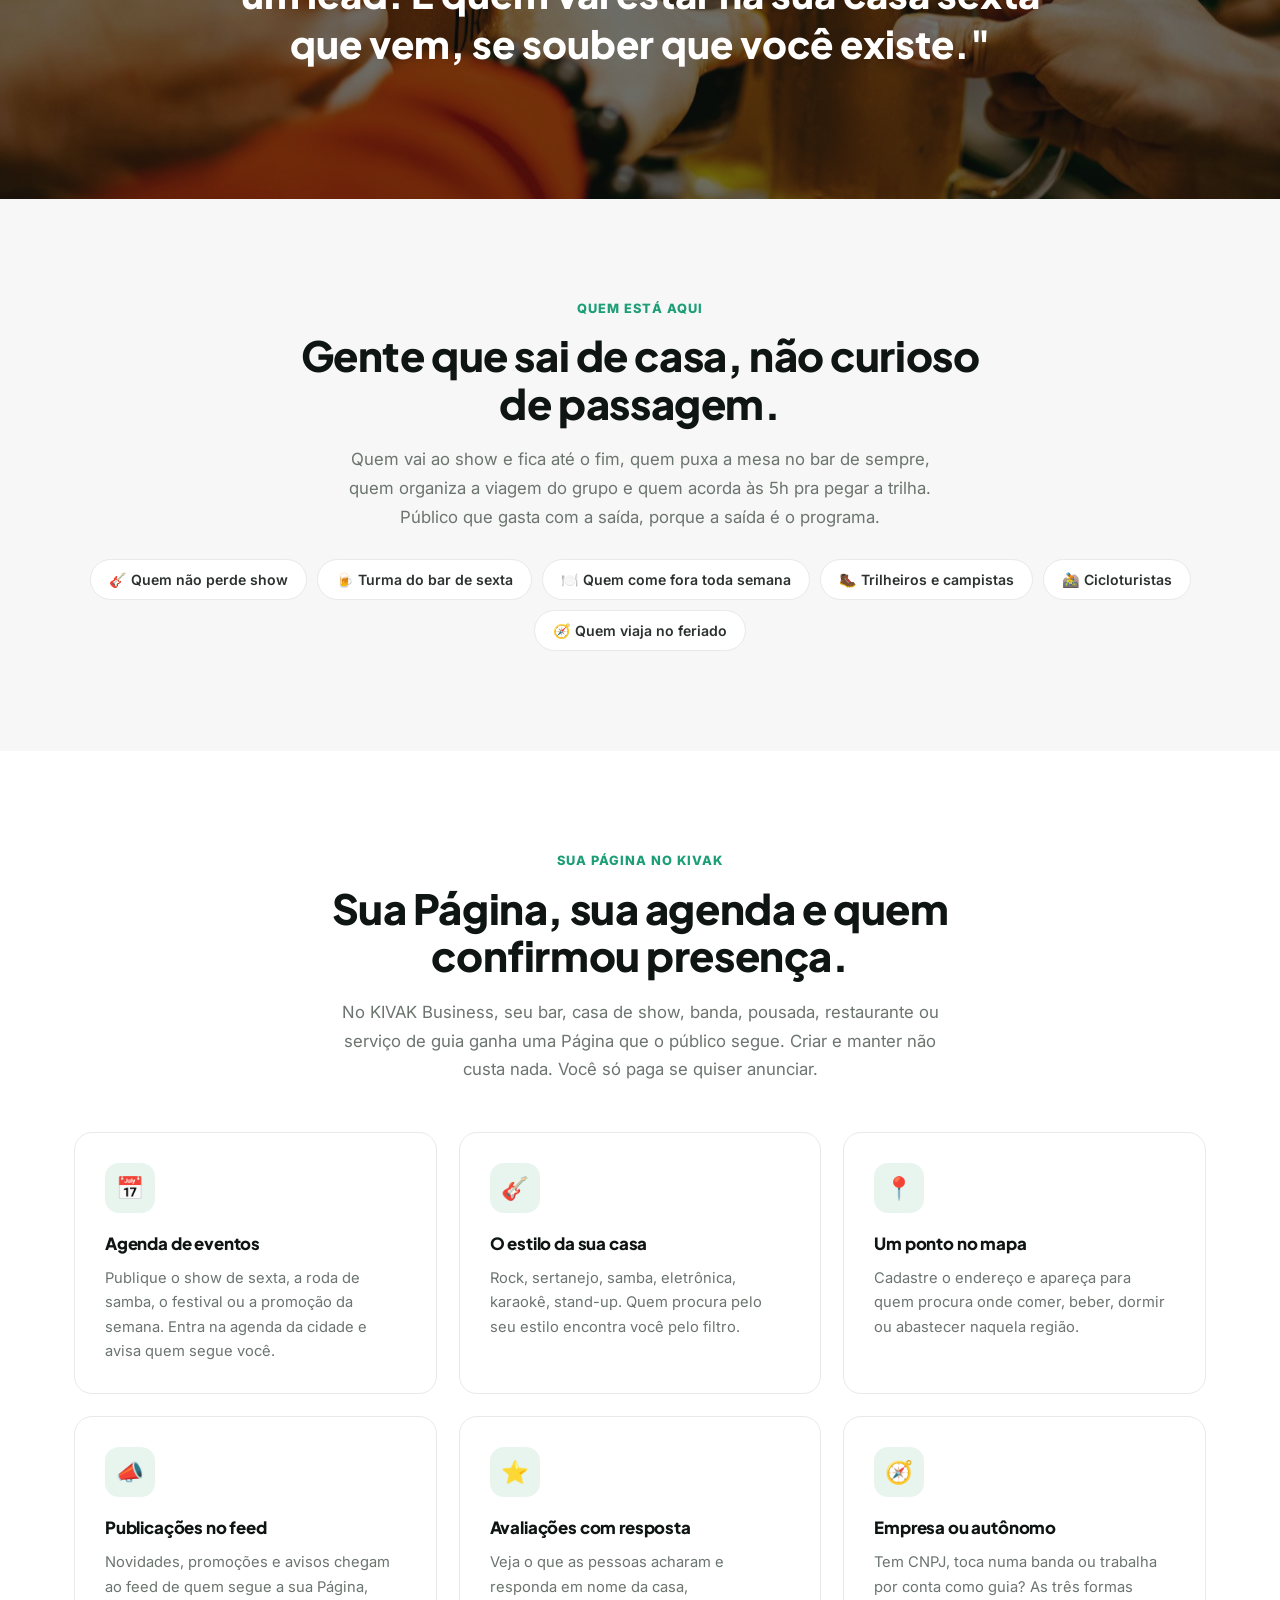
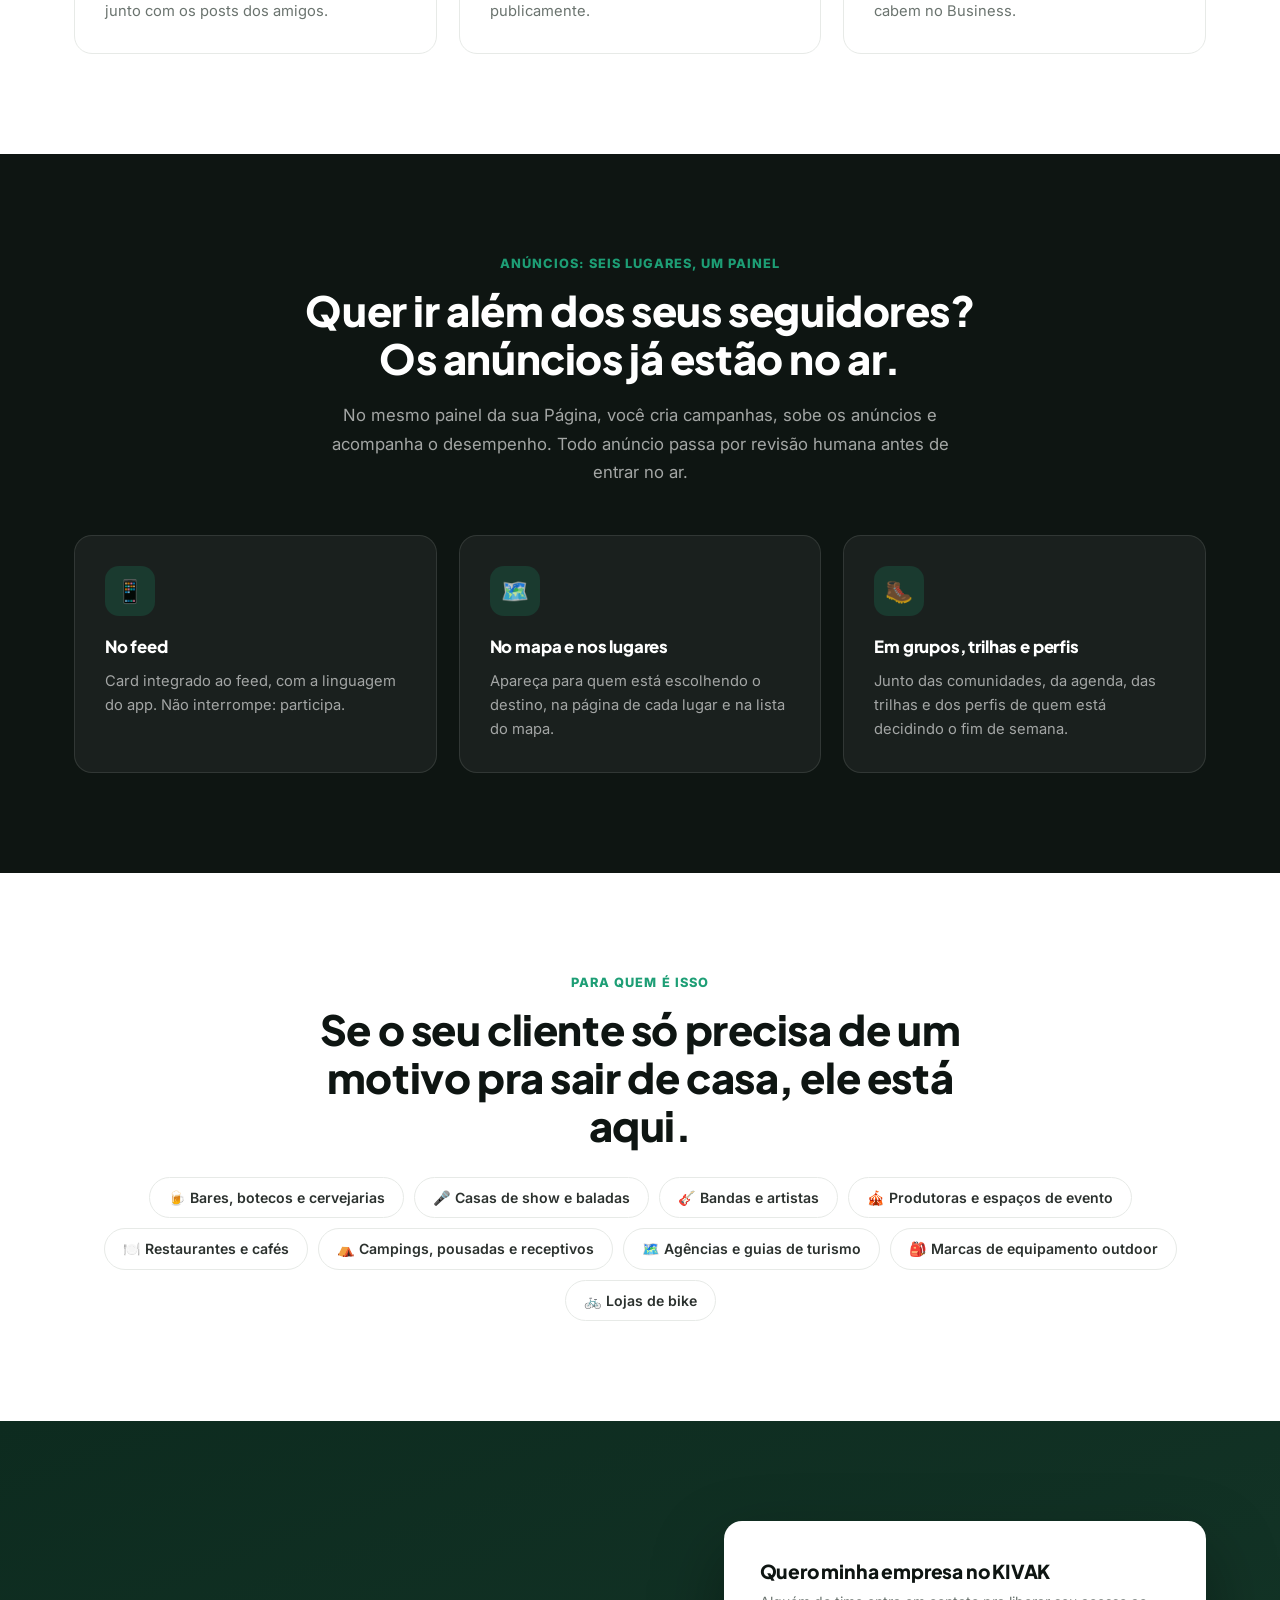
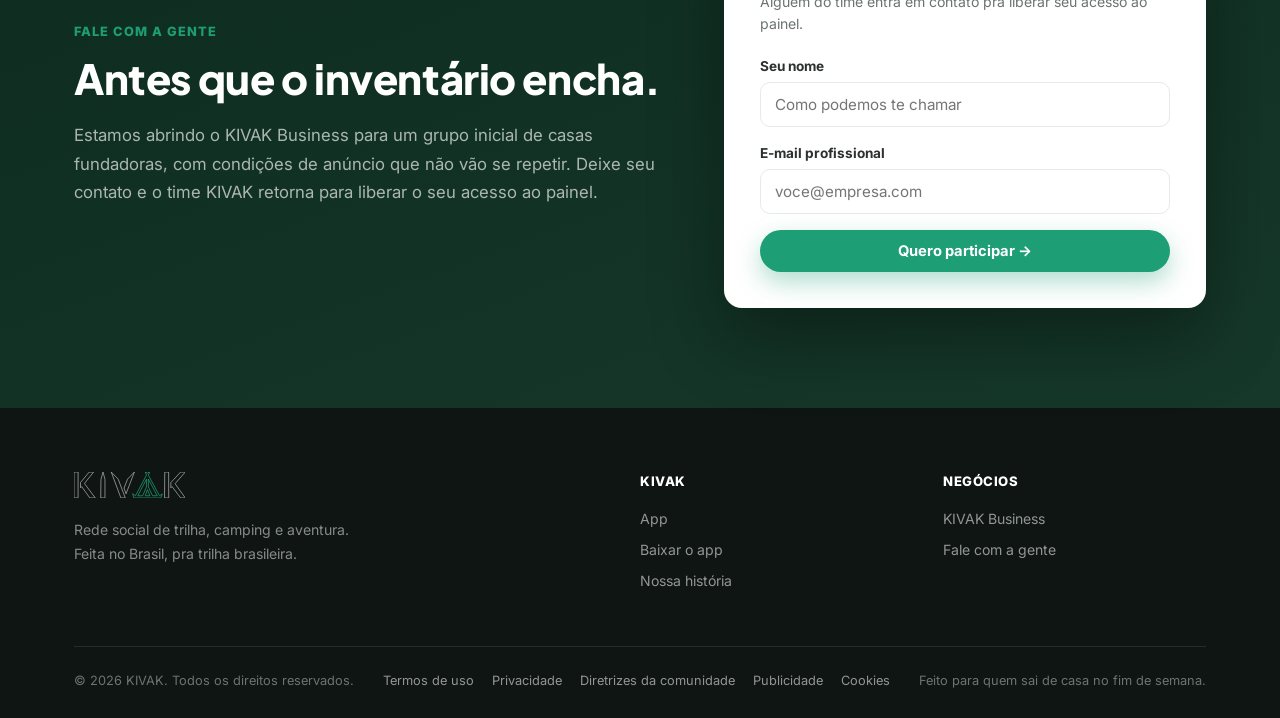
<file: empresas.html>
<!DOCTYPE html>
<html lang="pt-BR">
<head>
  <meta charset="UTF-8" />
  <meta name="viewport" content="width=device-width, initial-scale=1.0" />
  <title>KIVAK Business | Sua Página, sua agenda e seu público</title>
  <meta name="description" content="Com o KIVAK Business, seu bar, casa de show, banda, pousada ou loja ganha uma Página gratuita, agenda de eventos, ponto no mapa e publicações no feed de quem está decidindo onde ir." />
  <link rel="canonical" href="https://kivak.app/empresas" />
  <meta property="og:type" content="website" />
  <meta property="og:site_name" content="KIVAK" />
  <meta property="og:locale" content="pt_BR" />
  <meta property="og:url" content="https://kivak.app/empresas" />
  <meta property="og:title" content="KIVAK Business | Sua Página, sua agenda e seu público" />
  <meta property="og:description" content="Com o KIVAK Business, seu bar, casa de show, banda, pousada ou loja ganha uma Página gratuita, agenda de eventos, ponto no mapa e publicações no feed de quem está decidindo onde ir." />
  <meta property="og:image" content="https://kivak.app/assets/images/mesa-cheia.jpg" />
  <meta name="twitter:card" content="summary_large_image" />
  <link rel="icon" href="assets/images/favicon.png" />
  <link rel="preconnect" href="https://fonts.googleapis.com">
  <link rel="preconnect" href="https://fonts.gstatic.com" crossorigin>
  <link href="https://fonts.googleapis.com/css2?family=Inter:wght@400;500;600;700&family=Plus+Jakarta+Sans:wght@700;800&display=swap" rel="stylesheet">
  <link rel="stylesheet" href="assets/css/site.css?v=__CSSVER__" />
</head>
<body>

<nav class="site-nav">
  <a class="nav-logo" href="/">
    <svg viewBox="0 0 728 170" width="118" height="24" xmlns="http://www.w3.org/2000/svg" style="fill-rule:evenodd;clip-rule:evenodd">
      <path d="M480.421,7.007l-14.233,-6.898l7.764,20.427l-52.531,97.971l-19.548,36.813l-18.372,-13.313l7.737,27.585l176.472,0l9.892,-26.585l-17.959,12.313l-22.721,-40.813l-50.788,-93.933l9.286,-20.465l-14.998,6.898Zm0,108.5l16.26,39.813l-30.76,0.187l14.5,-40Zm-6.429,-68.903l-0.48,52.143l-24.435,56.573l-32.144,0.388l57.059,-109.104Zm12.116,0l58.437,108.716l-30.571,0l-27.431,-56.813l-0.434,-51.903Z" style="fill:none;stroke:#1D9E75;stroke-width:5px;"/>
      <path d="M189.69,0.059l-13.519,48.897l-1.259,120.637l27.755,0l0.031,-120.972l-13.008,-48.562Z" style="fill:none;stroke:currentColor;stroke-width:5px;"/>
      <path d="M697.456,0.109l-64.035,68.898l0,34.5l8,-8l55.965,74.085l30.5,0l-66.965,-93.085l66.965,-76.398l-30.43,0Zm-103.946,0l-1.592,169.484l27.411,0l-0.586,-169.484l-25.233,0Zm-198.589,-0.102l-44.695,46.597l-22.805,58.403l13,37.5l54.5,-142.5Zm-151.5,0.102l63.24,169.484l28.518,-0l-46.147,-122.988l-45.611,-46.495Zm-143.955,0l-57.045,68.898l0,34.5l8,-8l53.072,74.085l35.572,0l-69.145,-92.085l0,-4.5l58.217,-72.898l-28.672,0Zm-99.453,-0l-0,169.484l26.5,0l0.407,-169.484l-26.907,-0Z" style="fill:none;stroke:currentColor;stroke-width:5px;"/>
    </svg>
  </a>
  <div class="nav-menu" id="menu-principal">
    <ul class="nav-links">
      <li><a href="/">App</a></li>
      <li><a href="#pagina">Sua Página</a></li>
      <li><a href="#formatos">Anúncios</a></li>
      <li><a href="/blog/">Blog</a></li>
      <li><a href="/empresas" class="active">Empresas</a></li>
    </ul>
    <div class="nav-right">
      <a class="btn btn-ghost-light btn-sm" href="https://platform.kivak.app/entrar">Entrar</a>
      <a class="btn btn-primary btn-sm" href="#contato">Quero participar</a>
    </div>
  </div>
  <a class="nav-entrar" href="https://platform.kivak.app/entrar">Entrar</a>
  <button class="nav-burger" type="button" aria-label="Abrir menu" aria-expanded="false" aria-controls="menu-principal">
    <span></span><span></span><span></span>
  </button>
</nav>

<!-- ─── HERO ────────────────────────────────────────────────────── -->
<header class="hero" id="hero" style="background-image:url('assets/images/mesa-cheia.jpg')">
  <div class="container hero-content fade-in visible">
    <span class="hero-eyebrow">💼 KIVAK Business</span>
    <h1>Seu público não está<br/>rolando o feed. Está<br/><em>decidindo onde ir.</em></h1>
    <p class="lede">Bar, casa de show, banda, produtora, pousada, loja, guia. No KIVAK você não disputa atenção com o cunhado e o político: as pessoas chegam aqui já procurando o que fazer hoje. Sua Página e sua agenda aparecem exatamente nesse momento.</p>
    <div class="hero-actions">
      <a class="btn btn-primary" href="#contato">Quero minha empresa no KIVAK</a>
      <a class="btn btn-ghost-light" href="mailto:kivak.app@gmail.com?subject=Quero%20minha%20empresa%20no%20KIVAK">Prefiro falar por e-mail</a>
    </div>
  </div>
</header>

<!-- ─── DIFERENÇA ───────────────────────────────────────────────── -->
<section>
  <div class="container">
    <div class="center wrap-narrow fade-in">
      <span class="eyebrow" style="display:block;text-align:center">A diferença</span>
      <h2 class="title">"Gosta de música" não é a mesma coisa que "vai sair sexta à noite".</h2>
      <p class="sub center">Aqui ninguém declara um interesse vago e some. As pessoas entram numa comunidade, confirmam presença num evento, avaliam o lugar onde estiveram e gravam a trilha que fizeram. Não é sinal de intenção: é alguém com o programa do fim de semana em aberto.</p>
    </div>
  </div>
</section>

<!-- ─── PULL QUOTE ──────────────────────────────────────────────── -->
<section class="quote-strip fade-in" style="background-image:url('assets/images/brinde-bar.jpg')">
  <div class="container">
    <blockquote>"Alguém que entrou na comunidade do rock da cidade e confirmou presença em quatro shows nos últimos dois meses não é um lead. É quem vai estar na sua casa sexta que vem, se souber que você existe."</blockquote>
  </div>
</section>

<!-- ─── QUEM ESTÁ AQUI ──────────────────────────────────────────── -->
<section class="bg-gray">
  <div class="container">
    <div class="center wrap-narrow fade-in">
      <span class="eyebrow" style="display:block;text-align:center">Quem está aqui</span>
      <h2 class="title">Gente que sai de casa, não curioso de passagem.</h2>
      <p class="sub center">Quem vai ao show e fica até o fim, quem puxa a mesa no bar de sempre, quem organiza a viagem do grupo e quem acorda às 5h pra pegar a trilha. Público que gasta com a saída, porque a saída é o programa.</p>
    </div>
    <div class="pill-row" style="justify-content:center">
      <span class="pill-tag">🎸 Quem não perde show</span>
      <span class="pill-tag">🍺 Turma do bar de sexta</span>
      <span class="pill-tag">🍽️ Quem come fora toda semana</span>
      <span class="pill-tag">🥾 Trilheiros e campistas</span>
      <span class="pill-tag">🚵 Cicloturistas</span>
      <span class="pill-tag">🧭 Quem viaja no feriado</span>
    </div>
  </div>
</section>

<!-- ─── SUA PÁGINA ──────────────────────────────────────────────── -->
<section id="pagina">
  <div class="container">
    <div class="center wrap-narrow fade-in">
      <span class="eyebrow" style="display:block;text-align:center">Sua Página no KIVAK</span>
      <h2 class="title">Sua Página, sua agenda e quem confirmou presença.</h2>
      <p class="sub center">No KIVAK Business, seu bar, casa de show, banda, pousada, restaurante ou serviço de guia ganha uma Página que o público segue. Criar e manter não custa nada. Você só paga se quiser anunciar.</p>
    </div>
    <div class="card-grid">
      <div class="card fade-in">
        <div class="card-icon">📅</div>
        <h4>Agenda de eventos</h4>
        <p>Publique o show de sexta, a roda de samba, o festival ou a promoção da semana. Entra na agenda da cidade e avisa quem segue você.</p>
      </div>
      <div class="card fade-in">
        <div class="card-icon">🎸</div>
        <h4>O estilo da sua casa</h4>
        <p>Rock, sertanejo, samba, eletrônica, karaokê, stand-up. Quem procura pelo seu estilo encontra você pelo filtro.</p>
      </div>
      <div class="card fade-in">
        <div class="card-icon">📍</div>
        <h4>Um ponto no mapa</h4>
        <p>Cadastre o endereço e apareça para quem procura onde comer, beber, dormir ou abastecer naquela região.</p>
      </div>
      <div class="card fade-in">
        <div class="card-icon">📣</div>
        <h4>Publicações no feed</h4>
        <p>Novidades, promoções e avisos chegam ao feed de quem segue a sua Página, junto com os posts dos amigos.</p>
      </div>
      <div class="card fade-in">
        <div class="card-icon">⭐</div>
        <h4>Avaliações com resposta</h4>
        <p>Veja o que as pessoas acharam e responda em nome da casa, publicamente.</p>
      </div>
      <div class="card fade-in">
        <div class="card-icon">🧭</div>
        <h4>Empresa ou autônomo</h4>
        <p>Tem CNPJ, toca numa banda ou trabalha por conta como guia? As três formas cabem no Business.</p>
      </div>
    </div>
  </div>
</section>

<!-- ─── FORMATOS ────────────────────────────────────────────────── -->
<section id="formatos" class="bg-dark">
  <div class="container">
    <div class="center wrap-narrow fade-in">
      <span class="eyebrow" style="display:block;text-align:center">Anúncios: seis lugares, um painel</span>
      <h2 class="title">Quer ir além dos seus seguidores? Os anúncios já estão no ar.</h2>
      <p class="sub center">No mesmo painel da sua Página, você cria campanhas, sobe os anúncios e acompanha o desempenho. Todo anúncio passa por revisão humana antes de entrar no ar.</p>
    </div>
    <div class="card-grid">
      <div class="card fade-in">
        <div class="card-icon">📱</div>
        <h4>No feed</h4>
        <p>Card integrado ao feed, com a linguagem do app. Não interrompe: participa.</p>
      </div>
      <div class="card fade-in">
        <div class="card-icon">🗺️</div>
        <h4>No mapa e nos lugares</h4>
        <p>Apareça para quem está escolhendo o destino, na página de cada lugar e na lista do mapa.</p>
      </div>
      <div class="card fade-in">
        <div class="card-icon">🥾</div>
        <h4>Em grupos, trilhas e perfis</h4>
        <p>Junto das comunidades, da agenda, das trilhas e dos perfis de quem está decidindo o fim de semana.</p>
      </div>
    </div>
  </div>
</section>

<!-- ─── PARA QUEM É ISSO ────────────────────────────────────────── -->
<section>
  <div class="container">
    <div class="center wrap-narrow fade-in">
      <span class="eyebrow" style="display:block;text-align:center">Para quem é isso</span>
      <h2 class="title">Se o seu cliente só precisa de um motivo pra sair de casa, ele está aqui.</h2>
    </div>
    <div class="pill-row" style="justify-content:center">
      <span class="pill-tag">🍺 Bares, botecos e cervejarias</span>
      <span class="pill-tag">🎤 Casas de show e baladas</span>
      <span class="pill-tag">🎸 Bandas e artistas</span>
      <span class="pill-tag">🎪 Produtoras e espaços de evento</span>
      <span class="pill-tag">🍽️ Restaurantes e cafés</span>
      <span class="pill-tag">⛺ Campings, pousadas e receptivos</span>
      <span class="pill-tag">🗺️ Agências e guias de turismo</span>
      <span class="pill-tag">🎒 Marcas de equipamento outdoor</span>
      <span class="pill-tag">🚲 Lojas de bike</span>
    </div>
  </div>
</section>

<!-- ─── CTA FINAL / FORMULÁRIO ──────────────────────────────────── -->
<section id="contato" class="cta-dark">
  <div class="container download-grid">
    <div class="download-copy fade-in">
      <span class="eyebrow">Fale com a gente</span>
      <h2 class="title">Antes que o inventário encha.</h2>
      <p class="sub">Estamos abrindo o KIVAK Business para um grupo inicial de casas fundadoras, com condições de anúncio que não vão se repetir. Deixe seu contato e o time KIVAK retorna para liberar o seu acesso ao painel.</p>
    </div>
    <div class="form-card fade-in">
      <h3>Quero minha empresa no KIVAK</h3>
      <p class="form-sub">Alguém do time entra em contato pra liberar seu acesso ao painel.</p>
      <form id="form-acesso" novalidate>
        <input type="hidden" name="tipo" value="anunciante" />
        <div class="field">
          <label for="nome">Seu nome</label>
          <input type="text" id="nome" name="nome" required minlength="2" placeholder="Como podemos te chamar" />
        </div>
        <div class="field">
          <label for="email">E-mail profissional</label>
          <input type="email" id="email" name="email" required placeholder="voce@empresa.com" />
        </div>
        <button type="submit" class="btn btn-primary btn-block">Quero participar →</button>
        <div class="form-msg"></div>
      </form>
    </div>
  </div>
</section>

<!-- ─── FOOTER ──────────────────────────────────────────────────── -->
<footer>
  <div class="container">
    <div class="footer-grid">
      <div class="footer-brand">
        <svg viewBox="0 0 728 170" xmlns="http://www.w3.org/2000/svg" style="height:26px;fill-rule:evenodd;clip-rule:evenodd">
          <g>
            <path d="M480.421,7.007l-14.233,-6.898l7.764,20.427l-52.531,97.971l-19.548,36.813l-18.372,-13.313l7.737,27.585l176.472,0l9.892,-26.585l-17.959,12.313l-22.721,-40.813l-50.788,-93.933l9.286,-20.465l-14.998,6.898Zm0,108.5l16.26,39.813l-30.76,0.187l14.5,-40Zm-6.429,-68.903l-0.48,52.143l-24.435,56.573l-32.144,0.388l57.059,-109.104Zm12.116,0l58.437,108.716l-30.571,0l-27.431,-56.813l-0.434,-51.903Z" style="fill:none;stroke:#1D9E75;stroke-width:5px;"/>
            <path d="M189.69,0.059l-13.519,48.897l-1.259,120.637l27.755,0l0.031,-120.972l-13.008,-48.562Z" style="fill:none;stroke:#aaa;stroke-width:5px;"/>
            <path d="M697.456,0.109l-64.035,68.898l0,34.5l8,-8l55.965,74.085l30.5,0l-66.965,-93.085l66.965,-76.398l-30.43,0Zm-103.946,0l-1.592,169.484l27.411,0l-0.586,-169.484l-25.233,0Zm-198.589,-0.102l-44.695,46.597l-22.805,58.403l13,37.5l54.5,-142.5Zm-151.5,0.102l63.24,169.484l28.518,-0l-46.147,-122.988l-45.611,-46.495Zm-143.955,0l-57.045,68.898l0,34.5l8,-8l53.072,74.085l35.572,0l-69.145,-92.085l0,-4.5l58.217,-72.898l-28.672,0Zm-99.453,-0l-0,169.484l26.5,0l0.407,-169.484l-26.907,-0Z" style="fill:none;stroke:#aaa;stroke-width:5px;"/>
          </g>
        </svg>
        <p>Rede social de trilha, camping e aventura. Feita no Brasil, pra trilha brasileira.</p>
      </div>
      <div class="footer-col">
        <h5>KIVAK</h5>
        <a href="/">App</a>
        <a href="/baixar">Baixar o app</a>
        <a href="/historia">Nossa história</a>
      </div>
      <div class="footer-col">
        <h5>Negócios</h5>
        <a href="#contato">KIVAK Business</a>
        <a href="mailto:kivak.app@gmail.com">Fale com a gente</a>
      </div>
    </div>
    <div class="footer-bottom">
      <span>© 2026 KIVAK. Todos os direitos reservados.</span>
      <nav class="footer-legal" aria-label="Documentos legais"><a href="/termos">Termos de uso</a><a href="/privacidade">Privacidade</a><a href="/diretrizes">Diretrizes da comunidade</a><a href="/publicidade">Publicidade</a></nav>
      <span>Feito para quem sai de casa no fim de semana.</span>
    </div>
  </div>
</footer>

<script src="assets/js/medicao.js?v=__MEDVER__"></script>
<script src="assets/js/site.js?v=__JSVER__"></script>
</body>
</html>
</file>
<file: assets/css/site.css>
*, *::before, *::after { box-sizing: border-box; margin: 0; padding: 0; }

:root {
  --green:       #1D9E75;
  --green-dark:  #124d39;
  --green-mid:   #178a63;
  --green-light: #e8f5ef;
  --ink:         #0e1512;
  --charcoal:    #1a1f1c;
  --gray:        #f6f7f6;
  --border:      #e7eae7;
  --text:        #2b312e;
  --muted:       #6b746f;
  --white:       #fff;
  --radius:      18px;
  --radius-sm:   12px;
  --shadow:      0 20px 50px rgba(14, 21, 18, .12);
  --max:         1180px;
}

html { scroll-behavior: smooth; }

body {
  font-family: 'Inter', 'Segoe UI', system-ui, -apple-system, sans-serif;
  color: var(--text);
  background: var(--white);
  overflow-x: hidden;
  line-height: 1.5;
}

h1, h2, h3, h4 {
  font-family: 'Plus Jakarta Sans', 'Inter', system-ui, sans-serif;
  color: var(--ink);
  font-weight: 800;
  letter-spacing: -0.01em;
}

a { color: inherit; }
img { display: block; max-width: 100%; }
button { font-family: inherit; }

.container { max-width: var(--max); margin: 0 auto; padding: 0 24px; }
.wrap-narrow { max-width: 720px; }

/* ─── NAV ──────────────────────────────────────────────────────── */
.site-nav {
  position: fixed; top: 0; left: 0; right: 0; z-index: 999;
  display: flex; align-items: center; justify-content: space-between;
  padding: 18px 32px;
  transition: background .25s ease, box-shadow .25s ease, padding .25s ease;
}
.site-nav.solid {
  background: rgba(255,255,255,.96); backdrop-filter: blur(10px);
  box-shadow: 0 1px 0 var(--border);
  padding: 12px 32px;
}
.nav-logo { display: flex; align-items: center; gap: 10px; text-decoration: none; color: var(--white); transition: color .25s; }
.nav-logo svg { height: 24px; width: auto; flex-shrink: 0; }
.site-nav.solid .nav-logo { color: var(--ink); }

.nav-links { display: flex; align-items: center; gap: 32px; list-style: none; }
.nav-links a {
  text-decoration: none; font-weight: 600; font-size: .92rem;
  color: rgba(255,255,255,.9); transition: color .2s;
}
.site-nav.solid .nav-links a { color: var(--text); }
.nav-links a:hover { color: var(--green); }
.nav-links a.active { color: var(--green); }

.nav-right { display: flex; align-items: center; gap: 14px; }
.btn {
  display: inline-flex; align-items: center; justify-content: center; gap: 8px;
  border: none; border-radius: 999px; cursor: pointer; text-decoration: none;
  font-weight: 700; font-size: .92rem; padding: 12px 24px;
  transition: transform .18s ease, box-shadow .18s ease, background .18s ease;
}
.btn-primary { background: var(--green); color: var(--white); box-shadow: 0 10px 24px rgba(29,158,117,.35); }
.btn-primary:hover { background: var(--green-dark); transform: translateY(-2px); }
.btn-ghost-light { background: rgba(255,255,255,.12); color: var(--white); border: 1.5px solid rgba(255,255,255,.4); }
.btn-ghost-light:hover { background: rgba(255,255,255,.22); }
.site-nav.solid .btn-ghost-light { background: transparent; color: var(--text); border-color: var(--border); }
.btn-sm { padding: 9px 18px; font-size: .85rem; }
.btn-block { width: 100%; }
.btn:disabled { opacity: .6; cursor: not-allowed; transform: none !important; }

.nav-menu { display: contents; }
/* Entrar na plataforma web: no computador vai junto dos botões (nav-right);
   no celular fica fora do menu, ao lado do hambúrguer, sempre visível. */
.nav-entrar {
  display: none; margin-left: auto; margin-right: 10px; padding: 7px 14px;
  border-radius: 999px; border: 1.5px solid rgba(255,255,255,.45);
  color: var(--white); font-weight: 700; font-size: .85rem; text-decoration: none;
}
.site-nav.solid .nav-entrar, .site-nav.menu-aberto .nav-entrar { color: var(--ink); border-color: var(--border); }
.nav-burger {
  display: none; width: 44px; height: 44px; margin-right: -10px; padding: 12px 10px;
  background: none; border: none; cursor: pointer; color: var(--white);
  flex-direction: column; justify-content: space-between;
}
.nav-burger span { display: block; height: 2px; border-radius: 2px; background: currentColor; transition: transform .25s ease, opacity .2s ease; }
.site-nav.solid .nav-burger { color: var(--ink); }
.site-nav.menu-aberto .nav-burger span:nth-child(1) { transform: translateY(9px) rotate(45deg); }
.site-nav.menu-aberto .nav-burger span:nth-child(2) { opacity: 0; }
.site-nav.menu-aberto .nav-burger span:nth-child(3) { transform: translateY(-9px) rotate(-45deg); }

/* ─── HERO ─────────────────────────────────────────────────────── */
.hero {
  position: relative; min-height: 92vh; display: flex; align-items: flex-end;
  padding: 140px 0 90px; overflow: hidden; color: var(--white);
  background-size: cover; background-position: center;
}
.hero::after {
  content: ''; position: absolute; inset: 0;
  background: linear-gradient(180deg, rgba(14,21,18,.45) 0%, rgba(14,21,18,.35) 40%, rgba(14,21,18,.92) 100%);
}
.hero-content { position: relative; z-index: 1; max-width: 720px; }
.hero-eyebrow {
  display: inline-flex; align-items: center; gap: 8px;
  background: rgba(255,255,255,.14); border: 1px solid rgba(255,255,255,.3);
  padding: 6px 14px; border-radius: 999px; font-size: .8rem; font-weight: 700;
  letter-spacing: .04em; text-transform: uppercase; margin-bottom: 22px;
}
.hero h1 {
  font-size: clamp(2.3rem, 5vw, 4rem); line-height: 1.06; color: var(--white);
  margin-bottom: 22px;
}
.hero h1 em { font-style: normal; color: var(--green); }
.hero p.lede {
  font-size: clamp(1.02rem, 1.6vw, 1.2rem); color: rgba(255,255,255,.82);
  max-width: 560px; margin-bottom: 34px; line-height: 1.6;
}
.hero-actions { display: flex; gap: 14px; flex-wrap: wrap; }

/* ─── SECTION SCAFFOLDING ──────────────────────────────────────── */
section { padding: 100px 0; }
.section-tight { padding: 70px 0; }
.eyebrow {
  font-size: .8rem; font-weight: 800; letter-spacing: .08em; text-transform: uppercase;
  color: var(--green); margin-bottom: 14px; display: block;
}
h2.title { font-size: clamp(1.7rem, 3.4vw, 2.6rem); line-height: 1.15; margin-bottom: 18px; }
p.sub { color: var(--muted); font-size: 1.05rem; line-height: 1.7; max-width: 620px; }
.center { text-align: center; margin-left: auto; margin-right: auto; }

.bg-dark { background: var(--ink); color: rgba(255,255,255,.85); }
.bg-dark h2.title, .bg-dark h3 { color: var(--white); }
.bg-dark p.sub { color: rgba(255,255,255,.62); }
.bg-gray { background: var(--gray); }

/* ─── FEATURE ROWS (imagem + texto alternando) ─────────────────── */
.feature-row {
  display: grid; grid-template-columns: 1fr 1fr; gap: 64px; align-items: center;
}
.feature-row + .feature-row { margin-top: 90px; }
.feature-row.reverse .feature-media { order: 2; }
.feature-media {
  border-radius: var(--radius); overflow: hidden; box-shadow: var(--shadow);
  aspect-ratio: 4 / 3.1;
}
.feature-media img { width: 100%; height: 100%; object-fit: cover; }
.feature-tag {
  display: inline-flex; align-items: center; gap: 8px;
  background: var(--green-light); color: var(--green-dark);
  font-weight: 700; font-size: .8rem; padding: 6px 14px; border-radius: 999px;
  margin-bottom: 16px;
}
.feature-text h3 { font-size: clamp(1.35rem, 2.4vw, 1.8rem); margin-bottom: 14px; }
.feature-text p { color: var(--muted); font-size: 1rem; line-height: 1.75; margin-bottom: 14px; }
.feature-list { list-style: none; display: flex; flex-direction: column; gap: 10px; margin-top: 18px; }
.feature-list li { display: flex; gap: 10px; font-size: .95rem; color: var(--text); }
.feature-list li::before { content: '✓'; color: var(--green); font-weight: 800; }

/* ─── CARDS GRID (formatos/pilares) ─────────────────────────────── */
.card-grid { display: grid; grid-template-columns: repeat(3, 1fr); gap: 22px; margin-top: 48px; }
/* Quatro cards: 2x2 em vez de 3+1 (as media queries abaixo seguem valendo). */
.card-grid-2 { grid-template-columns: repeat(2, 1fr); max-width: 880px; margin-left: auto; margin-right: auto; }
.card {
  background: var(--white); border: 1px solid var(--border); border-radius: var(--radius);
  padding: 30px; transition: transform .2s, box-shadow .2s;
}
.card:hover { transform: translateY(-4px); box-shadow: var(--shadow); }
.card-icon {
  width: 50px; height: 50px; border-radius: 14px; background: var(--green-light);
  display: flex; align-items: center; justify-content: center; font-size: 1.4rem; margin-bottom: 18px;
}
.card h4 { font-size: 1.05rem; margin-bottom: 10px; }
.card p { color: var(--muted); font-size: .92rem; line-height: 1.65; }

.bg-dark .card { background: rgba(255,255,255,.05); border-color: rgba(255,255,255,.1); }
.bg-dark .card h4 { color: var(--white); }
.bg-dark .card p { color: rgba(255,255,255,.6); }
.bg-dark .card-icon { background: rgba(29,158,117,.2); }

/* ─── PILLS ──────────────────────────────────────────────────────── */
.pill-row { display: flex; flex-wrap: wrap; gap: 10px; margin-top: 28px; }
.pill-tag {
  background: var(--white); border: 1px solid var(--border); border-radius: 999px;
  padding: 9px 18px; font-size: .88rem; font-weight: 600; color: var(--text);
}

/* ─── QUOTE / MANIFESTO STRIP ────────────────────────────────────── */
.quote-strip {
  position: relative; background-size: cover; background-position: center;
  padding: 130px 0; color: var(--white); text-align: center;
}
.quote-strip::after { content: ''; position: absolute; inset: 0; background: rgba(14,21,18,.55); }
.quote-strip blockquote {
  position: relative; z-index: 1; font-family: 'Plus Jakarta Sans', sans-serif;
  font-weight: 800; font-size: clamp(1.5rem, 3.4vw, 2.4rem); line-height: 1.3;
  max-width: 820px; margin: 0 auto;
}
.quote-strip cite {
  position: relative; z-index: 1; display: block; margin-top: 22px;
  font-style: normal; font-size: .9rem; color: rgba(255,255,255,.7);
}

/* ─── DOWNLOAD FORM ──────────────────────────────────────────────── */
.cta-dark { background: linear-gradient(160deg, #0d2b1f 0%, #16382a 100%); color: var(--white); }
.download-grid { display: grid; grid-template-columns: 1.1fr .9fr; gap: 60px; align-items: center; }
.download-copy h2 { color: var(--white); }
.download-copy p.sub { color: rgba(255,255,255,.65); }
.form-card {
  background: var(--white); border-radius: var(--radius); padding: 36px;
  box-shadow: 0 30px 70px rgba(0,0,0,.35); color: var(--text);
}
.form-card h3 { font-size: 1.2rem; margin-bottom: 6px; }
.form-card .form-sub { color: var(--muted); font-size: .88rem; margin-bottom: 22px; }
.field { margin-bottom: 16px; }
.field label { display: block; font-size: .85rem; font-weight: 700; margin-bottom: 6px; }
.field input[type="text"], .field input[type="email"] {
  width: 100%; padding: 12px 14px; border: 1.5px solid var(--border); border-radius: 10px;
  font-size: .95rem; font-family: inherit; outline: none; transition: border-color .2s;
}
.field input:focus { border-color: var(--green); }
.platform-choice { display: grid; grid-template-columns: 1fr 1fr; gap: 10px; }
.platform-option {
  border: 1.5px solid var(--border); border-radius: 10px; padding: 12px; text-align: center;
  cursor: pointer; font-weight: 700; font-size: .9rem; transition: border-color .2s, background .2s;
}
.platform-option input { display: none; }
.platform-option.selected { border-color: var(--green); background: var(--green-light); color: var(--green-dark); }
.form-msg { font-size: .88rem; margin-top: 14px; padding: 10px 14px; border-radius: 10px; display: none; }
.form-msg.ok { display: block; background: var(--green-light); color: var(--green-dark); }
.form-msg.err { display: block; background: #fdeceb; color: #b3261e; }

/* ─── PÁGINA BAIXAR (Android por APK, iPhone pelo navegador) ────── */
.card-link { display: inline-block; margin-top: 14px; font-size: .9rem; font-weight: 700; color: var(--green-mid); text-decoration: none; }
.card-link:hover { color: var(--green-dark); }
.dl-grid { display: grid; grid-template-columns: 1fr 1fr; gap: 22px; margin-top: 48px; align-items: start; }
.dl-card { background: var(--white); border: 1px solid var(--border); border-radius: var(--radius); padding: 32px; box-shadow: var(--shadow); }
.dl-card h3 { font-size: 1.35rem; margin-bottom: 10px; }
.dl-card > p { color: var(--muted); font-size: .95rem; line-height: 1.7; margin-bottom: 20px; }
.steps { list-style: none; counter-reset: passo; margin: 26px 0 18px; display: flex; flex-direction: column; gap: 14px; }
.steps li { counter-increment: passo; position: relative; padding-left: 42px; font-size: .95rem; line-height: 1.6; }
.steps li::before {
  content: counter(passo); position: absolute; left: 0; top: -1px; width: 28px; height: 28px; border-radius: 50%;
  background: var(--green-light); color: var(--green-dark); font-weight: 800; font-size: .85rem;
  display: flex; align-items: center; justify-content: center;
}
.dl-note { font-size: .86rem; line-height: 1.6; color: var(--muted); border-top: 1px solid var(--border); padding-top: 12px; margin-top: 12px; }
.assinatura-curta { font-family: 'Plus Jakarta Sans', 'Inter', sans-serif; font-weight: 800; color: var(--ink) !important; margin-top: 6px; }
.prose .assinatura { margin-top: 36px; font-family: 'Plus Jakarta Sans', 'Inter', sans-serif; font-weight: 800; font-size: 1.25rem; color: var(--ink); line-height: 1.3; }
.prose .assinatura span { display: block; font-family: 'Inter', sans-serif; font-weight: 500; font-size: .92rem; color: var(--muted); }
.baixar-teaser { text-align: center; }
.baixar-teaser h2.title { color: var(--white); }
.baixar-teaser p.sub { color: rgba(255,255,255,.65); }
.baixar-teaser .hero-actions { justify-content: center; margin-top: 28px; }
@media (max-width: 900px) { .dl-grid { grid-template-columns: 1fr; } }
@media (max-width: 720px) { .dl-card { padding: 24px; } }

/* ─── FOOTER ─────────────────────────────────────────────────────── */
footer { background: var(--ink); color: rgba(255,255,255,.6); padding: 64px 0 28px; }
.footer-grid { display: grid; grid-template-columns: 2fr 1fr 1fr; gap: 40px; margin-bottom: 44px; }
.footer-brand p { font-size: .88rem; line-height: 1.7; color: rgba(255,255,255,.5); margin-top: 14px; max-width: 300px; }
.footer-col h5 { font-size: .82rem; font-weight: 800; color: var(--white); margin-bottom: 16px; letter-spacing: .04em; text-transform: uppercase; }
.footer-col a { display: block; font-size: .88rem; color: rgba(255,255,255,.55); text-decoration: none; margin-bottom: 10px; transition: color .2s; }
.footer-col a:hover { color: var(--green); }
.footer-bottom {
  border-top: 1px solid rgba(255,255,255,.1); padding-top: 24px;
  display: flex; justify-content: space-between; flex-wrap: wrap; gap: 10px;
  font-size: .8rem; color: rgba(255,255,255,.4);
}

/* ─── PÁGINAS DE CONTEÚDO E BLOG (geradas por build.mjs) ─────────── */
.page-main { padding-top: 64px; }
.wrap-prose { max-width: 760px; }
.page-hero {
  position: relative; color: var(--white); padding: 90px 0 70px;
  background-size: cover; background-position: center;
}
.page-hero::after { content: ''; position: absolute; inset: 0; background: linear-gradient(180deg, rgba(14,21,18,.55), rgba(14,21,18,.88)); }
.page-hero .container { position: relative; z-index: 1; }
.page-hero h1 { color: var(--white); font-size: clamp(2rem, 4.4vw, 3.1rem); line-height: 1.1; margin: 14px 0 18px; }
.page-hero .lede { color: rgba(255,255,255,.82); font-size: 1.1rem; line-height: 1.6; margin-bottom: 28px; }
.page-hero .breadcrumb, .page-hero .breadcrumb a { color: rgba(255,255,255,.7); }

.breadcrumb { font-size: .82rem; color: var(--muted); margin-bottom: 18px; }
.breadcrumb a { color: var(--muted); text-decoration: none; }
.breadcrumb a:hover { color: var(--green); }

.prose { padding-top: 56px; padding-bottom: 24px; font-size: 1.06rem; line-height: 1.8; }
.prose.post { padding-top: 48px; }
.prose h1 { font-size: clamp(1.9rem, 4vw, 2.8rem); line-height: 1.12; margin: 10px 0 16px; }
.prose > .lede { font-size: 1.15rem; color: var(--muted); margin-bottom: 28px; }
.prose h2 { font-size: clamp(1.4rem, 2.6vw, 1.8rem); line-height: 1.25; margin: 48px 0 14px; }
.prose h3 { font-size: 1.2rem; margin: 32px 0 10px; }
.prose p, .prose ul, .prose ol, .prose blockquote { margin-bottom: 18px; }
.prose ul, .prose ol { padding-left: 1.4em; }
.prose li { margin-bottom: 8px; }
.prose li::marker { color: var(--green); }
.prose a { color: var(--green-mid); font-weight: 600; }
.prose blockquote { border-left: 4px solid var(--green); background: var(--green-light); padding: 14px 20px; border-radius: 0 var(--radius-sm) var(--radius-sm) 0; }
.prose blockquote p { margin: 0; color: var(--green-dark); }
.prose li > p { margin: 0; }
.prose hr { border: none; border-top: 1px solid var(--border); margin: 40px 0; }
.prose figure { margin: 28px 0; }
.prose figure img, .prose figure video { width: 100%; border-radius: var(--radius); background: var(--gray); }
.prose figcaption { font-size: .88rem; color: var(--muted); text-align: center; margin-top: 10px; line-height: 1.5; }
.prose .video-embed { position: relative; aspect-ratio: 16 / 9; margin: 28px 0; border-radius: var(--radius); overflow: hidden; background: var(--ink); }
.prose .video-embed iframe { position: absolute; inset: 0; width: 100%; height: 100%; border: 0; }
.post-cover { width: 100%; aspect-ratio: 16 / 9; object-fit: cover; border-radius: var(--radius); margin: 8px 0 32px; }
.post-meta { font-size: .8rem; font-weight: 700; letter-spacing: .04em; text-transform: uppercase; color: var(--green); }

.post-cta {
  background: linear-gradient(160deg, #0d2b1f 0%, #16382a 100%); color: rgba(255,255,255,.8);
  border-radius: var(--radius); padding: 34px; margin: 48px 0 64px;
}
.post-cta h3 { color: var(--white); font-size: 1.35rem; margin: 0 0 10px; }
.post-cta p { margin-bottom: 22px; font-size: 1rem; line-height: 1.6; }
.post-cta .btn { color: var(--white); }

.post-grid { display: grid; grid-template-columns: repeat(3, 1fr); gap: 22px; margin-top: 32px; }
.post-card {
  display: flex; flex-direction: column; background: var(--white); border: 1px solid var(--border);
  border-radius: var(--radius); overflow: hidden; text-decoration: none; transition: transform .2s, box-shadow .2s;
}
.post-card:hover { transform: translateY(-4px); box-shadow: var(--shadow); }
.post-card-img { aspect-ratio: 16 / 10; overflow: hidden; }
.post-card-img img { width: 100%; height: 100%; object-fit: cover; }
.post-card-body { padding: 22px; }
.post-card h3 { font-size: 1.08rem; line-height: 1.3; margin: 8px 0 8px; }
.post-card p { color: var(--muted); font-size: .9rem; line-height: 1.6; }

.footer-grid-4 { grid-template-columns: 2fr 1fr 1fr 1fr; }

@media (max-width: 900px) {
  .post-grid { grid-template-columns: 1fr 1fr; }
  .footer-grid-4 { grid-template-columns: 1fr 1fr; }
}
@media (max-width: 720px) {
  .post-grid, .footer-grid-4 { grid-template-columns: 1fr; }
  .page-hero { padding: 60px 0 48px; }
  .prose { font-size: 1rem; }
}

/* ─── PÁGINAS LEGAIS (conteudo/legal/*.md) ───────────────────────── */
.prose.legal { padding-top: 48px; padding-bottom: 72px; }
.legal-vigencia {
  background: var(--green-light); border-left: 4px solid var(--green); color: var(--green-dark);
  border-radius: 0 var(--radius-sm) var(--radius-sm) 0; padding: 14px 20px; font-size: .95rem; line-height: 1.6;
}
.prose .legal-vigencia strong { color: var(--green-dark); }
.legal-docs { display: flex; flex-wrap: wrap; gap: 8px; margin: 0 0 24px; }
.prose .legal-docs a {
  font-size: .85rem; font-weight: 600; padding: 7px 14px; border: 1px solid var(--border);
  border-radius: 999px; text-decoration: none; color: var(--text);
}
.prose .legal-docs a:hover { border-color: var(--green); color: var(--green-mid); }
.prose .legal-docs a[aria-current="page"] { background: var(--ink); border-color: var(--ink); color: var(--white); }
.legal-toc { background: var(--gray); border-radius: var(--radius); padding: 20px 24px; margin-bottom: 8px; }
.legal-toc-titulo { font-size: .78rem; font-weight: 800; letter-spacing: .04em; text-transform: uppercase; color: var(--muted); margin-bottom: 8px !important; }
.prose .legal-toc ul { margin: 0; padding: 0; list-style: none; font-size: .95rem; columns: 2; column-gap: 32px; }
.prose .legal-toc li { margin-bottom: 4px; break-inside: avoid; }
.prose .legal-toc a { font-weight: 500; text-decoration: none; }
.prose .legal-toc a:hover { text-decoration: underline; }
.prose h2[id], .prose h3[id] { scroll-margin-top: 88px; }
.prose .tabela { overflow-x: auto; margin: 8px 0 24px; }
.prose table { width: 100%; border-collapse: collapse; font-size: .92rem; line-height: 1.55; }
.prose th, .prose td { text-align: left; vertical-align: top; padding: 10px 12px; border-bottom: 1px solid var(--border); }
.prose th { background: var(--gray); font-weight: 700; color: var(--ink); }
.prose .alerta { border-left: 4px solid #c0392b; background: #fdecea; padding: 14px 20px; border-radius: 0 var(--radius-sm) var(--radius-sm) 0; margin-bottom: 18px; }
.prose .alerta p { margin: 0; color: #7b1d14; }
.prose .alerta p + p { margin-top: 10px; }
mark.preencher {
  background: #fff3cd; color: #7a4d00; font-weight: 700; padding: 1px 5px; border-radius: 4px;
  outline: 1px dashed #d99a00;
}
.footer-legal { display: flex; flex-wrap: wrap; gap: 6px 18px; }
.footer-legal a { color: rgba(255,255,255,.55); text-decoration: none; transition: color .2s; }
.footer-legal a:hover { color: var(--green); }
@media (max-width: 720px) {
  .prose .legal-toc ul { columns: 1; }
  .prose.legal { padding-top: 36px; }
}

/* ─── UTILITIES ──────────────────────────────────────────────────── */
.fade-in { opacity: 0; transform: translateY(22px); transition: opacity .6s ease, transform .6s ease; }
.fade-in.visible { opacity: 1; transform: translateY(0); }
.spinner {
  width: 16px; height: 16px; border: 2px solid rgba(255,255,255,.4); border-top-color: #fff;
  border-radius: 50%; animation: spin .7s linear infinite; display: inline-block;
}
@keyframes spin { to { transform: rotate(360deg); } }

/* ─── RESPONSIVE ─────────────────────────────────────────────────── */
@media (max-width: 900px) {
  .feature-row, .download-grid { grid-template-columns: 1fr; }
  .feature-row.reverse .feature-media { order: 0; }
  .card-grid { grid-template-columns: 1fr 1fr; }
  .footer-grid { grid-template-columns: 1fr 1fr; }
}
@media (max-width: 720px) {
  .site-nav, .site-nav.solid { padding: 12px 20px; }
  .so-desktop { display: none; }

  /* Menu do celular: links e botões do cabeçalho viram um painel abaixo da barra */
  .nav-burger { display: flex; }
  .nav-entrar { display: inline-flex; }
  .nav-menu {
    display: none; position: absolute; top: 100%; left: 0; right: 0;
    flex-direction: column; gap: 20px; padding: 8px 20px 16px;
    background: var(--white); box-shadow: 0 16px 30px rgba(14,21,18,.14);
    max-height: calc(100vh - 68px); overflow-y: auto;
  }
  .site-nav.menu-aberto { background: var(--white); box-shadow: 0 1px 0 var(--border); }
  .site-nav.menu-aberto .nav-logo { color: var(--ink); }
  .site-nav.menu-aberto .nav-burger { color: var(--ink); }
  .site-nav.menu-aberto .nav-menu { display: flex; }
  .nav-menu .nav-links { flex-direction: column; align-items: stretch; gap: 0; }
  .nav-menu .nav-links a {
    display: block; padding: 15px 0; font-size: 1.05rem; color: var(--ink);
    border-bottom: 1px solid var(--border);
  }
  .nav-menu .nav-links li:last-child a { border-bottom: none; }
  .site-nav.solid .nav-menu .nav-links a, .nav-menu .nav-links a { color: var(--ink); }
  .nav-menu .nav-links a.active { color: var(--green); }
  /* Os botões do cabeçalho ficam só no computador; no menu, só os links. */
  .nav-menu .nav-right { display: none; }
  .hero { padding: 120px 0 60px; min-height: 80vh; }
  section { padding: 64px 0; }
  .card-grid { grid-template-columns: 1fr; }
  .platform-choice { grid-template-columns: 1fr; }
  .footer-grid { grid-template-columns: 1fr; }
  .footer-bottom { flex-direction: column; align-items: flex-start; }
}

/* ─── Banner de cookies (assets/js/medicao.js) ─────────────────── */
.cookie-banner {
  position: fixed; left: 16px; right: 16px; bottom: 16px; z-index: 1000;
  max-width: 560px; margin: 0 auto; padding: 18px 20px;
  background: var(--charcoal); color: rgba(255,255,255,.85);
  border-radius: var(--radius-sm); box-shadow: var(--shadow);
  display: flex; flex-direction: column; gap: 14px;
  font-size: .9rem; line-height: 1.5;
}
.cookie-banner a { color: var(--white); text-decoration: underline; }
.cookie-acoes { display: flex; gap: 10px; justify-content: flex-end; }
.cookie-acoes .btn { flex: 0 0 auto; }
.cookie-recusar { background: transparent; color: var(--white); border: 1.5px solid rgba(255,255,255,.4); }
.cookie-recusar:hover { background: rgba(255,255,255,.12); }
@media (max-width: 480px) { .cookie-acoes .btn { flex: 1; } }
</file>
